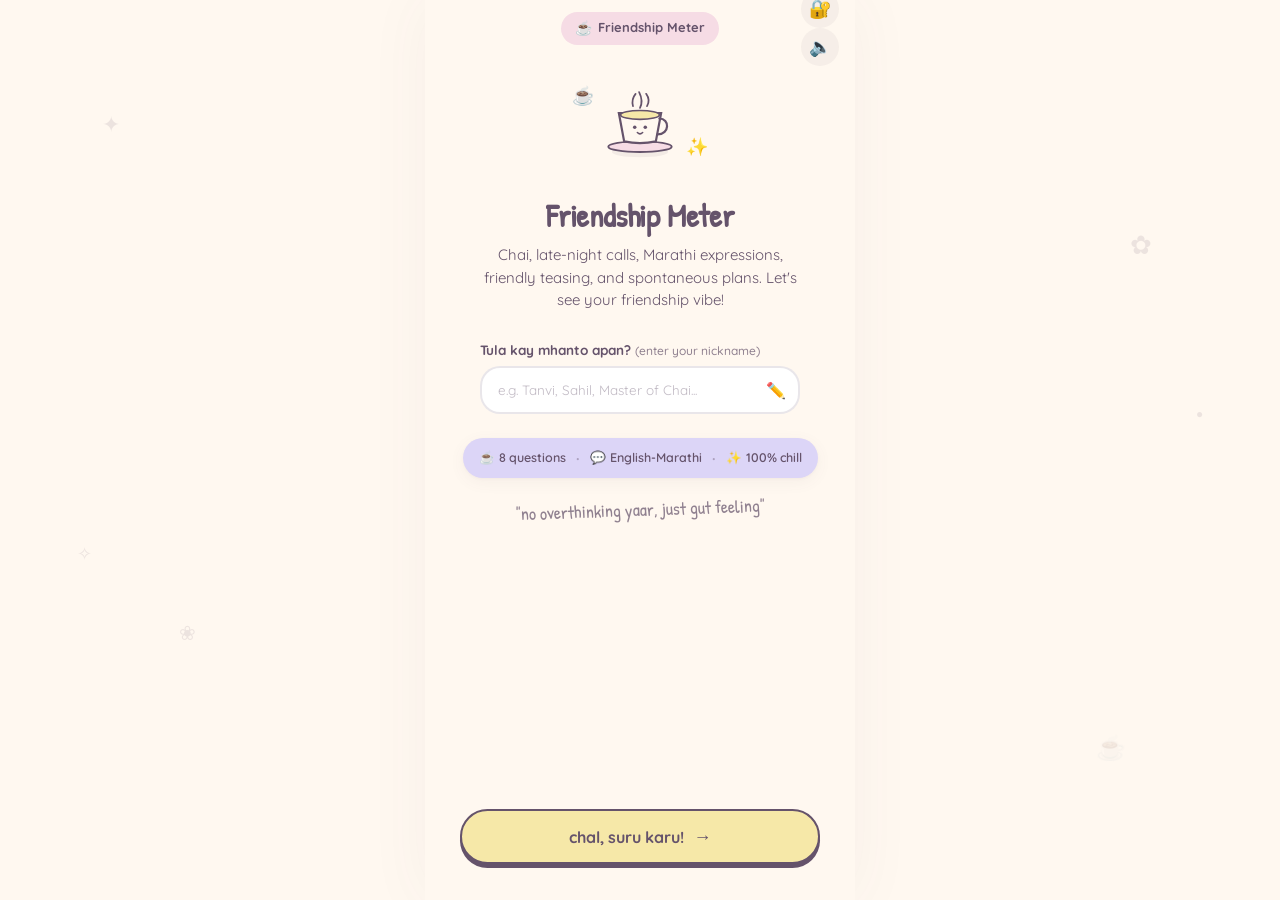
<file: index.html>
<!DOCTYPE html>
<html lang="en">
<head>
  <meta charset="UTF-8">
  <meta name="viewport" content="width=device-width, initial-scale=1.0, maximum-scale=1.0, user-scalable=no, viewport-fit=cover">
  <title>Friendship Meter ☕✨</title>
  <meta name="theme-color" content="#FFF8F0">
  <meta name="apple-mobile-web-app-capable" content="yes">
  <meta name="apple-mobile-web-app-status-bar-style" content="default">
  
  <!-- Google Fonts: Quicksand (friendly rounded sans-serif) & Patrick Hand (restrained handwritten note) -->
  <link rel="preconnect" href="https://fonts.googleapis.com">
  <link rel="preconnect" href="https://fonts.gstatic.com" crossorigin>
  <link href="https://fonts.googleapis.com/css2?family=Patrick+Hand&family=Quicksand:wght@500;600;700&display=swap" rel="stylesheet">
  
  <style>
/* ========================================================
   FRIENDSHIP METER - VISUAL IDENTITY & THEME
   Soft, sweet, playful mobile-first English-Marathi quiz
   Palette:
   - Cream: #FFF8F0
   - Blush pink: #F6DCE5
   - Muted lavender: #DCD5F7
   - Butter yellow: #F6E8A8
   - Deep plum: #65536B
   ======================================================== */

:root {
  --bg-cream: #FFF8F0;
  --blush-pink: #F6DCE5;
  --blush-pink-hover: #edd1dc;
  --lavender: #DCD5F7;
  --lavender-hover: #cfc7f0;
  --butter-yellow: #F6E8A8;
  --butter-yellow-hover: #f1df8f;
  --deep-plum: #65536B;
  --plum-muted: rgba(101, 83, 107, 0.72);
  --plum-light: rgba(101, 83, 107, 0.14);
  --plum-subtle: rgba(101, 83, 107, 0.06);

  --font-main: 'Quicksand', -apple-system, BlinkMacSystemFont, 'Segoe UI', Roboto, sans-serif;
  --font-hand: 'Patrick Hand', cursive, sans-serif;

  --radius-sm: 12px;
  --radius-md: 20px;
  --radius-lg: 28px;
  --radius-full: 9999px;

  --shadow-soft: 0 8px 24px rgba(101, 83, 107, 0.08);
  --shadow-card: 0 4px 16px rgba(101, 83, 107, 0.06), 0 1px 3px rgba(101, 83, 107, 0.04);
  --shadow-press: 0 2px 6px rgba(101, 83, 107, 0.08);

  --transition-smooth: all 0.28s cubic-bezier(0.34, 1.3, 0.64, 1);
  --transition-quick: all 0.18s ease;
}

/* Base Reset & Mobile defaults */
* {
  box-sizing: border-box;
  margin: 0;
  padding: 0;
  -webkit-tap-highlight-color: transparent;
}

html, body {
  width: 100%;
  height: 100%;
  background-color: var(--bg-cream);
  color: var(--deep-plum);
  font-family: var(--font-main);
  font-size: 16px;
  line-height: 1.5;
  overflow-x: hidden;
  user-select: none;
  -webkit-font-smoothing: antialiased;
}

/* Background floating ambient doodles */
.ambient-doodles {
  position: fixed;
  inset: 0;
  pointer-events: none;
  z-index: 0;
  overflow: hidden;
}

.doodle {
  position: absolute;
  color: var(--plum-muted);
  opacity: 0.16;
  font-size: 20px;
  animation: floatAmbient 12s ease-in-out infinite alternate;
}

.doodle-star-1 { top: 12%; left: 8%; animation-delay: 0s; font-size: 22px; }
.doodle-flower-1 { top: 25%; right: 10%; animation-delay: 2s; font-size: 26px; }
.doodle-sparkle-1 { top: 60%; left: 6%; animation-delay: 4s; font-size: 18px; }
.doodle-star-2 { bottom: 15%; right: 12%; animation-delay: 1.5s; font-size: 24px; }
.doodle-flower-2 { bottom: 28%; left: 14%; animation-delay: 3s; font-size: 20px; }
.doodle-dot-1 { top: 45%; right: 6%; animation-delay: 5s; font-size: 12px; }

@keyframes floatAmbient {
  0% { transform: translateY(0) rotate(0deg); }
  50% { transform: translateY(-12px) rotate(8deg); }
  100% { transform: translateY(6px) rotate(-6deg); }
}

/* App Viewport Container */
.app-viewport {
  width: 100%;
  max-width: 430px;
  min-height: 100vh;
  min-height: 100dvh;
  margin: 0 auto;
  position: relative;
  z-index: 1;
  display: flex;
  flex-direction: column;
  background-color: var(--bg-cream);
  box-shadow: 0 0 60px rgba(101, 83, 107, 0.05);
}

/* App Header */
.app-header {
  height: 56px;
  padding: 0 16px;
  display: flex;
  align-items: center;
  justify-content: space-between;
  flex-shrink: 0;
  margin-top: env(safe-area-inset-top, 0px);
}

.header-badge {
  display: inline-flex;
  align-items: center;
  gap: 6px;
  padding: 6px 14px;
  background-color: var(--blush-pink);
  border-radius: var(--radius-full);
  font-size: 13px;
  font-weight: 700;
  color: var(--deep-plum);
}

.sparkle-icon {
  font-size: 14px;
}

.icon-btn {
  background: transparent;
  border: none;
  font-size: 18px;
  cursor: pointer;
  width: 38px;
  height: 38px;
  border-radius: 50%;
  display: flex;
  align-items: center;
  justify-content: center;
  transition: var(--transition-quick);
  background-color: var(--plum-subtle);
  color: var(--deep-plum);
}

.icon-btn:hover {
  background-color: var(--plum-light);
}

.back-btn {
  font-size: 20px;
  font-weight: bold;
}

/* Quiz Progress Bar Wrap */
.progress-bar-wrap {
  padding: 4px 20px 8px;
}

.progress-meta {
  display: flex;
  justify-content: space-between;
  font-size: 12px;
  font-weight: 700;
  color: var(--plum-muted);
  margin-bottom: 5px;
}

.progress-track {
  width: 100%;
  height: 8px;
  background-color: var(--plum-light);
  border-radius: var(--radius-full);
  overflow: hidden;
}

.progress-fill {
  height: 100%;
  background-color: var(--butter-yellow);
  border-radius: var(--radius-full);
  transition: width 0.35s ease;
}

/* Screens Layout */
.screens-container {
  flex: 1;
  position: relative;
  overflow: hidden;
  display: flex;
}

.screen {
  position: absolute;
  inset: 0;
  display: flex;
  flex-direction: column;
  justify-content: space-between;
  padding: 10px 20px 24px;
  opacity: 0;
  visibility: hidden;
  transform: translateY(16px) scale(0.98);
  transition: opacity 0.3s ease, transform 0.3s cubic-bezier(0.16, 1, 0.3, 1), visibility 0.3s;
  overflow-y: auto;
  overflow-x: hidden;
  -webkit-overflow-scrolling: touch;
}

.screen.active {
  opacity: 1;
  visibility: visible;
  transform: translateY(0) scale(1);
}

.screen-content {
  flex: 1;
  display: flex;
  flex-direction: column;
  align-items: center;
  text-align: center;
  padding-bottom: 24px;
}

/* Typography */
.handwritten-title {
  font-family: var(--font-hand);
  font-size: 32px;
  line-height: 1.25;
  color: var(--deep-plum);
  margin: 14px 0 8px;
  letter-spacing: -0.2px;
}

.section-title {
  font-family: var(--font-hand);
  font-size: 26px;
  color: var(--deep-plum);
  margin-bottom: 6px;
  line-height: 1.25;
}

.section-subtitle {
  font-size: 14px;
  color: var(--plum-muted);
  margin-bottom: 18px;
  line-height: 1.45;
  font-weight: 500;
}

.body-text {
  font-size: 15px;
  color: var(--deep-plum);
  line-height: 1.5;
  margin-bottom: 18px;
  max-width: 330px;
}

.handwritten-note {
  font-family: var(--font-hand);
  font-size: 18px;
  color: var(--plum-muted);
  margin-top: 14px;
  transform: rotate(-2deg);
}

/* Hero Illustrations */
.hero-illustration {
  position: relative;
  margin: 12px 0 10px;
  display: flex;
  align-items: center;
  justify-content: center;
}

.doodle-chai-cup {
  animation: gentleBob 3.6s ease-in-out infinite;
}

.floating-mini-star {
  position: absolute;
  font-size: 18px;
  color: var(--deep-plum);
}

.star-left {
  top: 4px;
  left: -24px;
  animation: bounceMini 2.4s ease-in-out infinite;
}

.star-right {
  bottom: 12px;
  right: -24px;
  animation: bounceMini 2.4s ease-in-out infinite 0.7s;
}

@keyframes gentleBob {
  0%, 100% { transform: translateY(0); }
  50% { transform: translateY(-7px); }
}

@keyframes bounceMini {
  0%, 100% { transform: translateY(0) scale(1); }
  50% { transform: translateY(-5px) scale(1.15); }
}

/* Alias Input Box */
.alias-box {
  width: 100%;
  max-width: 320px;
  margin: 10px 0 16px;
  text-align: left;
}

.form-group {
  width: 100%;
}

.input-label {
  display: block;
  font-size: 13.5px;
  font-weight: 700;
  color: var(--deep-plum);
  margin-bottom: 6px;
}

.label-hint {
  font-weight: 500;
  color: var(--plum-muted);
  font-size: 12px;
}

.input-wrapper {
  position: relative;
  display: flex;
  align-items: center;
}

.input-wrapper input {
  width: 100%;
  height: 48px;
  padding: 10px 40px 10px 16px;
  background-color: #FFFFFF;
  border: 2px solid var(--plum-light);
  border-radius: var(--radius-md);
  font-family: var(--font-main);
  font-size: 15px;
  color: var(--deep-plum);
  outline: none;
  transition: var(--transition-quick);
}

.input-wrapper input:focus {
  border-color: var(--deep-plum);
  box-shadow: 0 0 0 3px var(--blush-pink);
}

.input-wrapper input::placeholder {
  color: rgba(101, 83, 107, 0.4);
  font-size: 13.5px;
}

.input-icon {
  position: absolute;
  right: 14px;
  font-size: 16px;
  pointer-events: none;
}

/* Pill Stats Card */
.pill-stats-card {
  display: flex;
  align-items: center;
  justify-content: center;
  gap: 10px;
  padding: 8px 16px;
  background-color: var(--lavender);
  border-radius: var(--radius-full);
  margin: 8px 0 4px;
  box-shadow: var(--shadow-card);
}

.pill-stat {
  display: flex;
  align-items: center;
  gap: 4px;
  font-size: 12.5px;
  font-weight: 600;
  color: var(--deep-plum);
}

.pill-divider {
  color: var(--deep-plum);
  opacity: 0.4;
  font-weight: bold;
}

/* Buttons & Action Bars */
.bottom-action-bar {
  width: 100%;
  display: flex;
  flex-direction: column;
  align-items: center;
  padding-top: 8px;
  padding-bottom: calc(12px + env(safe-area-inset-bottom, 0px));
}

.primary-btn {
  width: 100%;
  max-width: 360px;
  min-height: 52px;
  padding: 14px 22px;
  background-color: var(--butter-yellow);
  color: var(--deep-plum);
  border: 2px solid var(--deep-plum);
  border-radius: var(--radius-full);
  font-family: var(--font-main);
  font-size: 16px;
  font-weight: 700;
  display: flex;
  align-items: center;
  justify-content: center;
  gap: 10px;
  cursor: pointer;
  box-shadow: 0 4px 0 var(--deep-plum);
  transition: transform 0.12s ease, box-shadow 0.12s ease;
  outline: none;
}

.primary-btn:active {
  transform: translateY(3px);
  box-shadow: 0 1px 0 var(--deep-plum);
}

.btn-arrow {
  font-size: 18px;
  transition: transform 0.2s ease;
}

.primary-btn:hover .btn-arrow {
  transform: translateX(3px);
}

.secondary-btn {
  width: 100%;
  max-width: 360px;
  min-height: 48px;
  padding: 12px 18px;
  background-color: var(--blush-pink);
  color: var(--deep-plum);
  border: 2px solid var(--deep-plum);
  border-radius: var(--radius-full);
  font-family: var(--font-main);
  font-size: 14.5px;
  font-weight: 700;
  display: flex;
  align-items: center;
  justify-content: center;
  gap: 8px;
  cursor: pointer;
  box-shadow: 0 3px 0 var(--deep-plum);
  transition: transform 0.12s ease, box-shadow 0.12s ease;
}

.secondary-btn:active {
  transform: translateY(2px);
  box-shadow: 0 1px 0 var(--deep-plum);
}

.text-link-btn {
  background: transparent;
  border: none;
  color: var(--plum-muted);
  font-family: var(--font-main);
  font-size: 14px;
  font-weight: 600;
  margin-top: 12px;
  cursor: pointer;
  text-decoration: underline;
  text-underline-offset: 4px;
  padding: 6px 12px;
}

/* QUIZ OPTIONS */
.quiz-header-tag {
  display: inline-block;
  padding: 4px 12px;
  background-color: var(--butter-yellow);
  border-radius: var(--radius-full);
  font-size: 12px;
  font-weight: 700;
  color: var(--deep-plum);
  margin-bottom: 10px;
}

.quiz-question-title {
  min-height: 52px;
  display: flex;
  align-items: center;
  justify-content: center;
}

.quiz-options-list {
  width: 100%;
  display: flex;
  flex-direction: column;
  gap: 10px;
  margin-top: 6px;
}

.quiz-option-card {
  width: 100%;
  min-height: 56px;
  padding: 14px 16px;
  background-color: #FFFFFF;
  border: 1.5px solid var(--plum-light);
  border-radius: var(--radius-md);
  font-family: var(--font-main);
  font-size: 14.5px;
  font-weight: 600;
  color: var(--deep-plum);
  text-align: left;
  display: flex;
  align-items: center;
  gap: 12px;
  cursor: pointer;
  box-shadow: var(--shadow-card);
  transition: var(--transition-smooth);
}

.quiz-option-card:hover {
  border-color: var(--deep-plum);
  transform: translateY(-1px);
}

.quiz-option-card.selected {
  background-color: var(--blush-pink);
  border-color: var(--deep-plum);
  box-shadow: 0 3px 0 var(--deep-plum);
  transform: translateY(1px);
}

.opt-bullet {
  width: 28px;
  height: 28px;
  border-radius: 50%;
  background-color: var(--plum-subtle);
  border: 1px solid var(--plum-light);
  display: flex;
  align-items: center;
  justify-content: center;
  font-size: 12.5px;
  font-weight: 700;
  color: var(--deep-plum);
  flex-shrink: 0;
}

.quiz-option-card.selected .opt-bullet {
  background-color: var(--butter-yellow);
  border-color: var(--deep-plum);
}

.opt-text {
  flex: 1;
  line-height: 1.35;
}

.quiz-nav-row {
  width: 100%;
  display: flex;
  align-items: center;
  justify-content: space-between;
  padding: 0 8px;
}

.nav-prev-btn {
  background: transparent;
  border: 1.5px solid var(--plum-light);
  padding: 8px 14px;
  border-radius: var(--radius-full);
  font-family: var(--font-main);
  font-size: 13px;
  font-weight: 700;
  color: var(--deep-plum);
  cursor: pointer;
  background-color: #FFFFFF;
}

.reaction-bubble {
  margin-top: 14px;
  padding: 6px 14px;
  background-color: var(--lavender);
  border-radius: var(--radius-full);
  display: inline-flex;
  align-items: center;
  gap: 6px;
  font-size: 13px;
  font-weight: 600;
  color: var(--deep-plum);
  transition: opacity 0.25s ease, transform 0.25s ease;
  transform: translateY(4px);
}

.reaction-bubble.visible {
  opacity: 1 !important;
  transform: translateY(0);
}

/* INITIAL SCORE SCREEN & DOSSIER CARDS */
.dossier-card {
  width: 100%;
  background-color: #FFFFFF;
  border: 2px solid var(--deep-plum);
  border-radius: var(--radius-lg);
  padding: 22px 18px;
  position: relative;
  box-shadow: 0 6px 0 var(--deep-plum);
  text-align: center;
  margin-bottom: 16px;
}

.diploma-stamp {
  font-size: 11px;
  font-weight: 800;
  letter-spacing: 1.2px;
  color: var(--plum-muted);
  text-transform: uppercase;
  margin-bottom: 6px;
}

.score-display-wrap {
  display: flex;
  align-items: baseline;
  justify-content: center;
  gap: 4px;
  margin: 10px 0 12px;
}

.score-number {
  font-family: var(--font-hand);
  font-size: 56px;
  font-weight: bold;
  line-height: 1;
  color: var(--deep-plum);
}

.score-number.highlight {
  color: #55335e;
}

.score-total {
  font-size: 18px;
  font-weight: 700;
  color: var(--plum-muted);
}

.score-bar-track {
  width: 100%;
  height: 12px;
  background-color: var(--plum-subtle);
  border-radius: var(--radius-full);
  border: 1px solid var(--plum-light);
  overflow: hidden;
  margin-bottom: 14px;
}

.score-bar-fill {
  height: 100%;
  background-color: var(--butter-yellow);
  border-radius: var(--radius-full);
  transition: width 0.6s cubic-bezier(0.16, 1, 0.3, 1);
}

.score-bar-fill.final-fill {
  background-color: var(--blush-pink);
}

.score-band-badge {
  display: inline-block;
  padding: 6px 16px;
  background-color: var(--butter-yellow);
  border: 1.5px solid var(--deep-plum);
  border-radius: var(--radius-full);
  font-size: 15px;
  font-weight: 800;
  color: var(--deep-plum);
  margin-bottom: 12px;
}

.score-band-badge.final-badge {
  background-color: var(--lavender);
}

.score-description {
  font-size: 13.5px;
  color: var(--deep-plum);
  line-height: 1.45;
  margin-bottom: 14px;
}

.transparency-note {
  background-color: var(--bg-cream);
  border: 1px dashed var(--deep-plum);
  border-radius: var(--radius-sm);
  padding: 10px 12px;
  font-size: 12px;
  color: var(--plum-muted);
  line-height: 1.4;
  text-align: left;
}

/* DISTANCE CHALLENGE SCREEN */
.distance-pins-graphic {
  display: flex;
  align-items: center;
  justify-content: center;
  gap: 16px;
  width: 260px;
  margin: 10px auto;
}

.pin {
  display: flex;
  flex-direction: column;
  align-items: center;
  font-size: 26px;
}

.pin-label {
  font-size: 12px;
  font-weight: 800;
  color: var(--deep-plum);
  margin-top: 2px;
}

.pin-dotted-track {
  flex: 1;
  height: 4px;
  border-top: 3px dashed var(--deep-plum);
  position: relative;
  display: flex;
  align-items: center;
}

.pin-pulse-dot {
  width: 10px;
  height: 10px;
  border-radius: 50%;
  background-color: var(--butter-yellow);
  border: 1.5px solid var(--deep-plum);
  position: absolute;
  left: 0;
  animation: moveDot 2.8s ease-in-out infinite;
}

@keyframes moveDot {
  0% { left: 0%; }
  50% { left: 88%; }
  100% { left: 0%; }
}

.transparency-card {
  width: 100%;
  background-color: #FFFFFF;
  border: 1.5px solid var(--plum-light);
  border-radius: var(--radius-lg);
  padding: 14px 16px;
  text-align: left;
  margin-bottom: 16px;
  box-shadow: var(--shadow-card);
}

.transparency-header {
  display: flex;
  align-items: center;
  gap: 6px;
  font-size: 13.5px;
  font-weight: 700;
  color: var(--deep-plum);
  margin-bottom: 6px;
}

.transparency-body {
  font-size: 13px;
  color: var(--plum-muted);
  line-height: 1.4;
  margin-bottom: 10px;
}

.transparency-guarantee {
  padding: 6px 10px;
  background-color: var(--bg-cream);
  border-radius: var(--radius-sm);
  font-size: 11.5px;
  font-weight: 600;
  color: var(--deep-plum);
}

.distance-action-group {
  width: 100%;
  display: flex;
  flex-direction: column;
  align-items: center;
}

.status-box {
  width: 100%;
  padding: 12px 16px;
  border-radius: var(--radius-md);
  background-color: var(--lavender);
  font-size: 13px;
  font-weight: 600;
  color: var(--deep-plum);
  display: flex;
  align-items: center;
  justify-content: center;
  gap: 10px;
  margin: 12px 0;
}

.status-spinner {
  width: 16px;
  height: 16px;
  border: 2px solid var(--deep-plum);
  border-top-color: transparent;
  border-radius: 50%;
  animation: spin 0.8s linear infinite;
}

.btn-retry {
  background: var(--butter-yellow);
  border: 1.5px solid var(--deep-plum);
  border-radius: var(--radius-full);
  padding: 4px 10px;
  font-weight: 700;
  font-size: 12px;
  cursor: pointer;
  color: var(--deep-plum);
}

.distance-result-card {
  width: 100%;
  background-color: #FFFFFF;
  border: 2px solid var(--deep-plum);
  border-radius: var(--radius-md);
  padding: 18px 16px;
  margin-top: 14px;
  box-shadow: 0 4px 0 var(--deep-plum);
  text-align: center;
}

.distance-number-highlight {
  font-family: var(--font-hand);
  font-size: 34px;
  font-weight: bold;
  color: var(--deep-plum);
  margin: 8px 0;
}

.distance-caption-badge {
  display: inline-block;
  padding: 5px 12px;
  background-color: var(--blush-pink);
  border-radius: var(--radius-full);
  font-size: 13px;
  font-weight: 700;
  color: var(--deep-plum);
  margin-bottom: 10px;
}

.distance-disclaimer {
  font-size: 11.5px;
  color: var(--plum-muted);
  line-height: 1.35;
}

/* FINAL SCORE BREAKDOWN GRID */
.score-breakdown-grid {
  display: grid;
  grid-template-columns: 1fr 1fr;
  gap: 10px;
  margin: 14px 0;
}

.breakdown-item {
  background-color: var(--bg-cream);
  border: 1px solid var(--plum-light);
  border-radius: var(--radius-sm);
  padding: 10px 8px;
  display: flex;
  flex-direction: column;
  gap: 2px;
}

.breakdown-label {
  font-size: 11px;
  font-weight: 700;
  color: var(--plum-muted);
}

.breakdown-val {
  font-size: 14px;
  font-weight: 800;
  color: var(--deep-plum);
}

.breakdown-contrib {
  font-size: 11.5px;
  font-weight: 600;
  color: var(--plum-muted);
}

.game-mechanic-disclaimer {
  background-color: var(--lavender);
  border-radius: var(--radius-sm);
  padding: 8px 10px;
  font-size: 11.5px;
  font-weight: 600;
  color: var(--deep-plum);
  line-height: 1.35;
  text-align: left;
}

/* COMBINED SCREEN: POSTCARD + LOCATION CHALLENGE */
.postcard-card {
  width: 100%;
  background-color: #FFFFFF;
  border: 2px solid var(--deep-plum);
  border-radius: var(--radius-lg);
  padding: 20px 18px;
  position: relative;
  box-shadow: 0 6px 0 var(--deep-plum);
  text-align: center;
  margin-bottom: 18px;
}

.postcard-stamp {
  font-size: 10px;
  font-weight: 800;
  letter-spacing: 1.2px;
  color: var(--plum-muted);
  margin-bottom: 8px;
}

.postcard-dest-icon {
  font-size: 42px;
  margin-bottom: 4px;
}

.postcard-title {
  font-family: var(--font-hand);
  font-size: 28px;
  color: var(--deep-plum);
  line-height: 1.2;
}

.postcard-tagline {
  display: inline-block;
  margin: 4px 0 10px;
  padding: 3px 10px;
  background-color: var(--butter-yellow);
  border-radius: var(--radius-full);
  font-size: 12px;
  font-weight: 700;
  color: var(--deep-plum);
}

.postcard-description {
  font-size: 13.5px;
  color: var(--deep-plum);
  line-height: 1.45;
  margin-bottom: 12px;
}

.postcard-why-matched {
  background-color: var(--bg-cream);
  border: 1px dashed var(--deep-plum);
  border-radius: var(--radius-sm);
  padding: 10px 12px;
  font-size: 12.5px;
  text-align: left;
  line-height: 1.4;
  color: var(--deep-plum);
}

.postcard-why-matched strong {
  display: block;
  font-size: 11.5px;
  color: var(--plum-muted);
  margin-bottom: 2px;
}

/* INTEGRATED LOCATION CHALLENGE CARD */
.location-challenge-card {
  width: 100%;
  background-color: #FFFFFF;
  border: 2px solid var(--deep-plum);
  border-radius: var(--radius-lg);
  padding: 20px 16px;
  box-shadow: 0 5px 0 var(--deep-plum);
  text-align: left;
  margin-bottom: 16px;
}

.challenge-header {
  display: flex;
  align-items: center;
  gap: 8px;
  font-size: 14.5px;
  color: var(--deep-plum);
  margin-bottom: 6px;
}

.challenge-body {
  font-size: 13px;
  color: var(--plum-muted);
  line-height: 1.4;
  margin-bottom: 14px;
}

.consent-agreement-box {
  background-color: var(--bg-cream);
  border: 1px solid var(--plum-light);
  border-radius: var(--radius-sm);
  padding: 10px 12px;
  margin-bottom: 14px;
}

.consent-checkbox-label {
  display: flex;
  align-items: flex-start;
  gap: 10px;
  font-size: 12.5px;
  font-weight: 600;
  color: var(--deep-plum);
  cursor: pointer;
  line-height: 1.35;
}

.consent-checkbox-label input[type="checkbox"] {
  width: 18px;
  height: 18px;
  accent-color: var(--deep-plum);
  margin-top: 1px;
}

.pulse-glow {
  box-shadow: 0 4px 0 var(--deep-plum), 0 0 16px rgba(246, 232, 168, 0.6);
}

/* SUCCESS REVEAL BOX */
.reveal-success-box {
  margin-top: 16px;
  padding: 16px;
  background-color: var(--blush-pink);
  border: 2px solid var(--deep-plum);
  border-radius: var(--radius-md);
  text-align: center;
}

.reveal-trophy {
  font-size: 36px;
  margin-bottom: 4px;
}

.reveal-heading {
  font-family: var(--font-hand);
  font-size: 26px;
  color: var(--deep-plum);
  margin-bottom: 4px;
}

.reveal-sub {
  font-size: 13.5px;
  color: var(--deep-plum);
  margin-bottom: 14px;
}

.coords-result-badge {
  background-color: #FFFFFF;
  border: 1.5px solid var(--deep-plum);
  border-radius: var(--radius-sm);
  padding: 12px 10px;
  margin-bottom: 14px;
  text-align: center;
}

.coords-row {
  display: flex;
  align-items: center;
  justify-content: center;
  gap: 6px;
  font-size: 13px;
  font-weight: 700;
  color: var(--deep-plum);
}

.coords-accuracy {
  font-size: 11.5px;
  color: var(--plum-muted);
  margin: 4px 0 8px;
}

.map-link-btn {
  display: inline-block;
  padding: 4px 12px;
  background-color: var(--butter-yellow);
  border: 1px solid var(--deep-plum);
  border-radius: var(--radius-full);
  font-size: 12px;
  font-weight: 700;
  color: var(--deep-plum);
  text-decoration: none;
}

.summary-share-box {
  display: flex;
  flex-direction: column;
  align-items: center;
  gap: 8px;
}

/* Confetti Canvas */
.confetti-canvas {
  position: absolute;
  top: 0;
  left: 0;
  width: 100%;
  height: 100%;
  pointer-events: none;
  z-index: 10;
}

/* Toast */
.toast-msg {
  position: fixed;
  bottom: 24px;
  left: 50%;
  transform: translateX(-50%) translateY(40px);
  background-color: var(--deep-plum);
  color: #FFFFFF;
  padding: 10px 20px;
  border-radius: var(--radius-full);
  font-size: 13.5px;
  font-weight: 600;
  box-shadow: 0 4px 16px rgba(0,0,0,0.15);
  opacity: 0;
  transition: all 0.25s ease;
  z-index: 100;
  pointer-events: none;
}

.toast-msg.show {
  opacity: 1;
  transform: translateX(-50%) translateY(0);
}

@keyframes spin {
  to { transform: rotate(360deg); }
}

</style>
</head>
<body>
  <!-- Ambient floating doodles in background -->
  <div class="ambient-doodles" aria-hidden="true">
    <span class="doodle doodle-star-1">✦</span>
    <span class="doodle doodle-flower-1">✿</span>
    <span class="doodle doodle-sparkle-1">✧</span>
    <span class="doodle doodle-star-2">☕</span>
    <span class="doodle doodle-flower-2">❀</span>
    <span class="doodle doodle-dot-1">●</span>
  </div>

  <!-- Mobile phone viewport container -->
  <div class="app-viewport">
    
    <!-- Top header with back button, step badge, and sound toggle -->
    <header class="app-header">
      <button id="header-back-btn" class="icon-btn back-btn" aria-label="Go back" style="visibility: hidden;">
        <span>←</span>
      </button>
      <div class="header-badge" id="step-badge">
        <span class="sparkle-icon">☕</span>
        <span id="step-badge-text">Friendship Meter</span>
      </div>
      <div class="header-actions">
        <button id="admin-shortcut-btn" class="icon-btn" aria-label="Admin Dashboard" title="Admin Dashboard">
          <span>🔐</span>
        </button>
        <button id="sound-toggle" class="icon-btn" aria-label="Toggle cute sounds" title="Toggle sound effects">
          <span id="sound-icon">🔈</span>
        </button>
      </div>
    </header>

    <!-- Quiz Progress Indicator (Visible during 8 quiz questions) -->
    <div class="progress-bar-wrap" id="quiz-progress-wrap" style="display: none;">
      <div class="progress-meta">
        <span id="quiz-step-label">Question 1 of 8</span>
        <span id="quiz-percent-label">12%</span>
      </div>
      <div class="progress-track">
        <div class="progress-fill" id="quiz-progress-fill" style="width: 12.5%;"></div>
      </div>
    </div>

    <!-- Main Screens Container -->
    <main class="screens-container">
      
      <!-- SCREEN 1: WELCOME -->
      <section class="screen active" id="screen-welcome">
        <div class="screen-content">
          <div class="hero-illustration">
            <div class="doodle-chai-cup">
              <svg width="88" height="88" viewBox="0 0 100 100" fill="none" xmlns="http://www.w3.org/2000/svg">
                <!-- Cup base shadow -->
                <ellipse cx="50" cy="84" rx="32" ry="6" fill="rgba(101, 83, 107, 0.08)" />
                <!-- Saucer -->
                <ellipse cx="50" cy="78" rx="36" ry="6" fill="#F6DCE5" stroke="#65536B" stroke-width="2.2" />
                <!-- Cup body -->
                <path d="M26 40 L32 72 Q50 76 68 72 L74 40 Z" fill="#FFF8F0" stroke="#65536B" stroke-width="2.5" />
                <!-- Cup handle -->
                <path d="M72 46 C84 46 84 64 70 64" stroke="#65536B" stroke-width="2.5" fill="none" stroke-linecap="round" />
                <!-- Chai liquid -->
                <ellipse cx="50" cy="42" rx="22" ry="5" fill="#F6E8A8" stroke="#65536B" stroke-width="1.8" />
                <!-- Steaming aroma waves -->
                <path d="M42 32 Q40 24 45 18" stroke="#65536B" stroke-width="2" stroke-linecap="round" fill="none" />
                <path d="M50 34 Q54 26 49 16" stroke="#65536B" stroke-width="2" stroke-linecap="round" fill="none" />
                <path d="M58 32 Q62 25 57 18" stroke="#65536B" stroke-width="2" stroke-linecap="round" fill="none" />
                <!-- Cute smiling face on cup -->
                <circle cx="44" cy="56" r="2" fill="#65536B" />
                <circle cx="56" cy="56" r="2" fill="#65536B" />
                <path d="M47 62 Q50 65 53 62" stroke="#65536B" stroke-width="1.8" stroke-linecap="round" fill="none" />
              </svg>
            </div>
            <div class="floating-mini-star star-left">☕</div>
            <div class="floating-mini-star star-right">✨</div>
          </div>

          <h1 class="handwritten-title">Friendship Meter</h1>
          <p class="body-text">
            Chai, late-night calls, Marathi expressions, friendly teasing, and spontaneous plans. Let's see your friendship vibe!
          </p>

          <div class="form-group alias-box">
            <label class="input-label" for="player-alias-input">
              Tula kay mhanto apan?
              <span class="label-hint">(enter your nickname)</span>
            </label>
            <div class="input-wrapper">
              <input type="text" id="player-alias-input" maxlength="24" placeholder="e.g. Tanvi, Sahil, Master of Chai..." autocomplete="off">
              <span class="input-icon">✏️</span>
            </div>
          </div>

          <div class="pill-stats-card">
            <div class="pill-stat">
              <span class="pill-stat-icon">☕</span>
              <span class="pill-stat-text">8 questions</span>
            </div>
            <div class="pill-divider">·</div>
            <div class="pill-stat">
              <span class="pill-stat-icon">💬</span>
              <span class="pill-stat-text">English-Marathi</span>
            </div>
            <div class="pill-divider">·</div>
            <div class="pill-stat">
              <span class="pill-stat-icon">✨</span>
              <span class="pill-stat-text">100% chill</span>
            </div>
          </div>

          <div class="handwritten-note">
            "no overthinking yaar, just gut feeling"
          </div>
        </div>

        <div class="bottom-action-bar">
          <button class="primary-btn" id="btn-start-quiz">
            <span>chal, suru karu!</span>
            <span class="btn-arrow">→</span>
          </button>
        </div>
      </section>

      <!-- SCREEN 2: 8-QUESTION QUIZ (Single question per screen with back nav & persistence) -->
      <section class="screen" id="screen-quiz">
        <div class="screen-content">
          <div class="quiz-header-tag">
            <span id="quiz-question-tag">question 1 of 8</span>
          </div>

          <h2 class="section-title quiz-question-title" id="quiz-question-title">
            What's your ideal plan?
          </h2>
          <p class="section-subtitle" id="quiz-question-sub">
            choose whatever feels most like you.
          </p>

          <!-- Answer options cards -->
          <div class="quiz-options-list" id="quiz-options-container">
            <!-- Populated dynamically via JS -->
          </div>

          <!-- Subtle inline reaction bubble -->
          <div class="reaction-bubble" id="quiz-reaction" style="opacity: 0;">
            <span class="reaction-doodle">✦</span>
            <span class="reaction-text" id="quiz-reaction-text">ekdum relatable!</span>
          </div>
        </div>

        <div class="bottom-action-bar">
          <div class="quiz-nav-row">
            <button class="nav-prev-btn" id="btn-prev-question" style="display: none;">
              <span>← maage</span>
            </button>
            <div class="quiz-footer-hint" id="quiz-hint-text">
              <span>tap any option to proceed</span>
            </div>
          </div>
        </div>
      </section>

      <!-- SCREEN 3: INITIAL FRIENDSHIP SCORE -->
      <section class="screen" id="screen-initial-score">
        <div class="screen-content">
          <div class="reveal-badge-wrap">
            <span class="reveal-badge">quiz complete! ☕</span>
          </div>

          <h1 class="handwritten-title">Vibe Check: Initial Score</h1>
          <p class="body-text">
            Here's what your answers say so far! Note: this is a playful game score, not a scientific measurement.
          </p>

          <!-- Initial Score Card -->
          <div class="dossier-card score-card">
            <div class="diploma-stamp">INITIAL QUIZ SCORE (OUT OF 100)</div>
            
            <div class="score-display-wrap">
              <span class="score-number" id="initial-score-num">82</span>
              <span class="score-total">/100</span>
            </div>

            <!-- Score Progress Bar -->
            <div class="score-bar-track">
              <div class="score-bar-fill" id="initial-score-bar" style="width: 82%;"></div>
            </div>

            <div class="score-band-badge" id="initial-score-band">
              Gappa Champion
            </div>

            <p class="score-description" id="initial-score-desc">
              Mast frequency match aahe! Chai banti hai and unlimited topics to discuss.
            </p>

            <div class="transparency-note">
              <span>⚠️ Important: This is an initial score only. The final score will be recalculated after the distance challenge!</span>
            </div>
          </div>
        </div>

        <div class="bottom-action-bar">
          <button class="primary-btn" id="btn-to-distance-challenge">
            <span>Next: Distance Challenge 📍</span>
            <span class="btn-arrow">→</span>
          </button>
        </div>
      </section>

      <!-- SCREEN 4: DISTANCE CHALLENGE -->
      <section class="screen" id="screen-distance-challenge">
        <div class="screen-content">
          <div class="hero-illustration">
            <div class="distance-pins-graphic">
              <div class="pin pin-you">
                <span class="pin-icon">📍</span>
                <span class="pin-label">You</span>
              </div>
              <div class="pin-dotted-track">
                <div class="pin-pulse-dot" id="pin-pulse-dot"></div>
              </div>
              <div class="pin pin-prajwal">
                <span class="pin-icon">📍</span>
                <span class="pin-label">Prajwal</span>
              </div>
            </div>
          </div>

          <h2 class="handwritten-title">Okay waittt… ek important question aahe! 📍</h2>
          <p class="body-text">
            Apan quiz tar complete kela… but actually tu Prajwal pasun kiti lamb aahe?
          </p>

          <!-- Plain & simple consent note -->
          <div class="transparency-card">
            <div class="transparency-header">
              <span class="info-icon">📍</span>
              <strong>Location Access for Distance</strong>
            </div>
            <p class="transparency-body">
              Your device location will be used strictly to calculate the straight-line distance to Prajwal for your friendship score.
            </p>
            <div class="transparency-guarantee">
              <span>🌿 High accuracy GPS • Evaluated securely • No background tracking</span>
            </div>
          </div>

          <!-- Distance Trigger Button -->
          <div class="distance-action-group" id="distance-trigger-group">
            <button type="button" class="primary-btn big-pulse" id="btn-calc-distance">
              <span>Chal, distance calculate karu ♡</span>
            </button>
            <button type="button" class="text-link-btn" id="btn-back-to-score">
              <span>← Back to quiz score</span>
            </button>
          </div>

          <!-- Status & Error Box -->
          <div class="status-box" id="distance-status-box" style="display: none;">
            <div class="status-spinner" id="distance-spinner"></div>
            <span id="distance-status-text">Requesting device GPS...</span>
            <button type="button" class="btn-retry" id="btn-distance-retry" style="display: none;">Retry ↻</button>
          </div>

          <!-- Distance Result Card (revealed upon actual calculation) -->
          <div class="distance-result-card" id="distance-result-card" style="display: none;">
            <div class="result-header">
              <span>You ↔ Prajwal</span>
            </div>
            <div class="distance-number-highlight" id="distance-val-text">
              12.4 km apart
            </div>
            <div class="distance-caption-badge" id="distance-caption-text">
              Arey, almost same area! Chai break banto.
            </div>
            <p class="distance-disclaimer">
              *Estimated straight-line distance from measured device coordinates. Device accuracy and terrain conditions may vary.
            </p>
          </div>

        </div>

        <div class="bottom-action-bar" id="distance-continue-bar" style="display: none;">
          <button class="primary-btn" id="btn-to-final-score">
            <span>Calculate Final Score (80% + 20%)</span>
            <span class="btn-arrow">→</span>
          </button>
        </div>
      </section>

      <!-- SCREEN 5: FINAL FRIENDSHIP SCORE (80% QUIZ + 20% DISTANCE) -->
      <section class="screen" id="screen-final-score">
        <div class="screen-content">
          <div class="reveal-badge-wrap">
            <span class="reveal-badge">Final Friendship Score 🎉</span>
          </div>

          <h1 class="handwritten-title">Official Friendship Rating</h1>
          <p class="body-text">
            Calculated with our deterministic formula: 80% quiz compatibility + 20% distance factor!
          </p>

          <div class="dossier-card final-score-card">
            <div class="diploma-stamp">FINAL RECALCULATED SCORE</div>
            
            <div class="score-display-wrap">
              <span class="score-number highlight" id="final-score-num">86</span>
              <span class="score-total">/100</span>
            </div>

            <!-- Score Bar -->
            <div class="score-bar-track">
              <div class="score-bar-fill final-fill" id="final-score-bar" style="width: 86%;"></div>
            </div>

            <div class="score-band-badge final-badge" id="final-score-band">
              Gappa Champion
            </div>

            <!-- Breakdown cards -->
            <div class="score-breakdown-grid">
              <div class="breakdown-item">
                <span class="breakdown-label">Quiz Score (80%)</span>
                <span class="breakdown-val" id="breakdown-quiz-val">82 pts</span>
                <span class="breakdown-contrib" id="breakdown-quiz-contrib">65.6 pts</span>
              </div>
              <div class="breakdown-item">
                <span class="breakdown-label">Distance Score (20%)</span>
                <span class="breakdown-val" id="breakdown-dist-val">80 pts</span>
                <span class="breakdown-contrib" id="breakdown-dist-contrib">16.0 pts</span>
              </div>
            </div>

            <p class="score-description" id="final-score-desc">
              Full-on chemistry! Kilometres don't decide how close friends are, but this math looks pretty solid.
            </p>

            <div class="game-mechanic-disclaimer">
              <span>ℹ️ Friendly reminder: The distance weighting is just a fun game mechanic! Real friendship isn't bounded by kilometres.</span>
            </div>
          </div>
        </div>

        <div class="bottom-action-bar">
          <button class="primary-btn" id="btn-to-vacation-challenge">
            <span>Find Our Getaway Vibe 🌍</span>
            <span class="btn-arrow">→</span>
          </button>
        </div>
      </section>

      <!-- SCREEN 6: COMBINED VACATION DESTINATION + LOCATION CHALLENGE (Single Page!) -->
      <section class="screen" id="screen-vacation-challenge">
        <canvas id="confetti-canvas" class="confetti-canvas"></canvas>
        <div class="screen-content">
          
          <h2 class="handwritten-title">Okayyy, where should your vibe take you? 🌍</h2>
          <p class="body-text">
            Based on your friendship level, let's find a little getaway that matches your vibe.
          </p>

          <!-- Vacation Postcard Recommendation -->
          <div class="postcard-card" id="vacation-postcard">
            <div class="postcard-stamp">✈️ POSTCARD FROM MAHARASHTRA</div>
            <div class="postcard-dest-icon" id="postcard-icon">⛰️</div>
            <h3 class="postcard-title" id="postcard-title">Lonavala & Khandala</h3>
            <div class="postcard-tagline" id="postcard-tagline">Chai, foggy hills & chikki stops</div>
            <p class="postcard-description" id="postcard-desc">
              Perfect hill-station escape for endless gappa, hot pakodas, and scenic viewpoints without unnecessary rush.
            </p>
            <div class="postcard-why-matched">
              <strong>Why it matches your vibe:</strong>
              <span id="postcard-why-text">Your quiz answers showed high comfort-mode and love for casual conversations over scenic chaos.</span>
            </div>
          </div>

          <!-- Integrated Location Challenge Card (Within the same screen) -->
          <div class="location-challenge-card" id="location-challenge-card">
            <div class="challenge-header">
              <span class="challenge-icon">📍</span>
              <strong>One tiny challenge before we plan your getaway 📍</strong>
            </div>
            <p class="challenge-body">
              Let's see how much you will have to travel from your place to Prajwal.
            </p>

            <!-- Explicit Consent Notice -->
            <div class="consent-agreement-box">
              <label class="consent-checkbox-label">
                <input type="checkbox" id="consent-agreement-chk" checked>
                <span>I agree to share my device location with the server for this stage.</span>
              </label>
            </div>

            <!-- Single prominent action button -->
            <button type="button" class="primary-btn pulse-glow" id="btn-go-for-it">
              <span>Go for it♡</span>
            </button>

            <!-- Location Challenge Status / Feedback -->
            <div class="status-box" id="challenge-status-box" style="display: none; margin-top: 14px;">
              <div class="status-spinner" id="challenge-spinner"></div>
              <span id="challenge-status-text">Verifying and transmitting location to Prajwal...</span>
              <button type="button" class="btn-retry" id="btn-challenge-retry" style="display: none;">Retry ↻</button>
            </div>

            <!-- Successful Reveal Box (Appears strictly on success on this same screen!) -->
            <div class="reveal-success-box" id="reveal-success-box" style="display: none;">
              <div class="reveal-trophy">🏆</div>
              <h3 class="reveal-heading">hehe, challenge completed ♡</h3>
              <p class="reveal-sub">Bragging rights: <em>acquired.</em></p>

              <div class="coords-result-badge">
                <div class="coords-row">
                  <span class="coords-icon">📍</span>
                  <span class="coords-text" id="coords-text">Lat: 18.5204°, Lon: 73.8567°</span>
                </div>
                <div class="coords-accuracy" id="coords-accuracy">
                  Reported horizontal accuracy: ±14 metres
                </div>
                <div class="coords-link-wrap">
                  <a href="#" target="_blank" rel="noopener noreferrer" class="map-link-btn" id="map-link-btn">
                    View on Map ↗
                  </a>
                </div>
              </div>

              <!-- Friendship Summary Copy Box -->
              <div class="summary-share-box">
                <button type="button" class="secondary-btn" id="btn-copy-summary">
                  <span>💌 Copy Friendship Dossier</span>
                </button>
                <button type="button" class="text-link-btn" id="btn-play-again">
                  <span>Play again ↺</span>
                </button>
              </div>
            </div>

          </div>

        </div>
      </section>

      <!-- SCREEN 7: ADMIN DASHBOARD (Directly accessible via /admin or 🔐 icon) -->
      <section class="screen" id="screen-admin">
        <div class="screen-content" style="text-align: left; align-items: stretch;">
          
          <!-- Admin Login Box -->
          <div id="spa-admin-login-card" class="dossier-card" style="display: block; padding: 20px; text-align: left;">
            <div class="diploma-stamp">ADMINISTRATOR PORTAL 🔐</div>
            <h3 class="section-title" style="margin-top: 6px; font-size: 22px;">Sign in to Dashboard</h3>
            <p class="section-subtitle" style="margin-bottom: 14px;">View live quiz sessions and consented GPS pings.</p>

            <div class="form-group" style="margin-bottom: 12px;">
              <label class="input-label" for="spa-admin-user">Username</label>
              <div class="input-wrapper">
                <input type="text" id="spa-admin-user" value="admin" autocomplete="username">
              </div>
            </div>

            <div class="form-group" style="margin-bottom: 16px;">
              <label class="input-label" for="spa-admin-pass">Password</label>
              <div class="input-wrapper">
                <input type="password" id="spa-admin-pass" placeholder="Password" autocomplete="current-password">
              </div>
            </div>

            <div id="spa-admin-error" style="color: #b00; font-size: 13px; font-weight: 700; margin-bottom: 12px; display: none;"></div>

            <button type="button" class="primary-btn" id="spa-btn-admin-login" style="width: 100%;">
              <span>Sign In →</span>
            </button>
          </div>

          <!-- Admin Dashboard View -->
          <div id="spa-admin-dashboard-view" style="display: none; width: 100%;">
            <div style="display: flex; justify-content: space-between; align-items: center; margin-bottom: 14px;">
              <div>
                <h3 style="font-size: 20px; margin: 0; font-family: var(--font-hand); font-weight: bold; color: var(--deep-plum);">Friendship Records 📊</h3>
                <span style="font-size: 11.5px; color: var(--plum-muted);">Admin: <strong id="spa-logged-user">admin</strong></span>
              </div>
              <div style="display: flex; gap: 6px;">
                <button type="button" class="btn-retry" id="spa-btn-refresh-sessions" style="padding: 5px 10px;">Refresh ↻</button>
                <button type="button" class="btn-retry" id="spa-btn-admin-logout" style="padding: 5px 10px; background: var(--blush-pink);">Logout</button>
              </div>
            </div>

            <div class="dossier-card" style="padding: 12px; max-height: 480px; overflow-y: auto;">
              <div id="spa-sessions-list" style="display: flex; flex-direction: column; gap: 10px;">
                <div style="text-align: center; color: var(--plum-muted); font-size: 13px; padding: 20px 0;">
                  Loading recorded sessions...
                </div>
              </div>
            </div>
          </div>

        </div>

        <div class="bottom-action-bar">
          <button type="button" class="secondary-btn" id="spa-btn-back-to-game">
            <span>← Return to Quiz</span>
          </button>
        </div>
      </section>

    </main>
  </div>

  <script>
/**
 * Friendship Meter - Soft, casual, English-Marathi friendship quiz
 * 8-question quiz, initial score, distance challenge, final 80/20 score,
 * combined vacation postcard + location challenge with consented GPS transmission.
 */

(function () {
  'use strict';

  // --- Sound Effects Engine (Gentle Web Audio API) ---
  let soundEnabled = true;
  let audioCtx = null;

  function initAudio() {
    if (!audioCtx) {
      const AudioContext = window.AudioContext || window.webkitAudioContext;
      if (AudioContext) {
        audioCtx = new AudioContext();
      }
    }
    if (audioCtx && audioCtx.state === 'suspended') {
      audioCtx.resume();
    }
  }

  function playTone(freq, duration = 0.1, type = 'sine', gainVal = 0.08) {
    if (!soundEnabled) return;
    try {
      initAudio();
      if (!audioCtx) return;
      const osc = audioCtx.createOscillator();
      const gain = audioCtx.createGain();
      osc.type = type;
      osc.frequency.setValueAtTime(freq, audioCtx.currentTime);
      gain.gain.setValueAtTime(gainVal, audioCtx.currentTime);
      gain.gain.exponentialRampToValueAtTime(0.0001, audioCtx.currentTime + duration);
      osc.connect(gain);
      gain.connect(audioCtx.destination);
      osc.start();
      osc.stop(audioCtx.currentTime + duration);
    } catch (e) {}
  }

  function playPop() {
    playTone(440, 0.08, 'sine', 0.06);
    setTimeout(() => playTone(880, 0.08, 'sine', 0.06), 40);
  }

  function playChime() {
    playTone(523.25, 0.12, 'sine', 0.08); // C5
    setTimeout(() => playTone(659.25, 0.14, 'sine', 0.08), 80); // E5
    setTimeout(() => playTone(783.99, 0.2, 'sine', 0.09), 160); // G5
  }

  function playVictoryFanfare() {
    const notes = [523.25, 659.25, 783.99, 1046.50];
    notes.forEach((f, i) => {
      setTimeout(() => playTone(f, 0.16, 'sine', 0.1), i * 110);
    });
  }

  function triggerHaptic() {
    if (navigator.vibrate) {
      try { navigator.vibrate(12); } catch (e) {}
    }
  }

  // --- Eight Friendship Meter Questions ---
  const QUIZ_QUESTIONS = [
    {
      question: "What's your ideal plan?",
      subtitle: "a regular weekend vibe check",
      options: [
        { text: "Chai ani gappa", score: 12.5, reaction: "classic! ek cutting chai & unlimited talks." },
        { text: "Long drive, random songs", score: 12.5, reaction: "playlist sorted, vibe set!" },
        { text: "Gharich basu, please", score: 10.0, reaction: "introvert peace mode activated." },
        { text: "Plan karu, cancel karu", score: 7.5, reaction: "chaotic relatable energy haha!" }
      ]
    },
    {
      question: "Someone says \"kahi nahi\" — what does it mean?",
      subtitle: "decoding the iconic marathi expression",
      options: [
        { text: "Bharpur kahi tari aahe", score: 12.5, reaction: "100% correct! emotional intelligence peak." },
        { text: "Mood off aahe, clearly", score: 11.0, reaction: "spot on, something is definitely brewing." },
        { text: "Depends on the person", score: 9.0, reaction: "analytical mind, safe answer." },
        { text: "Literally kahi nahi", score: 6.0, reaction: "naive or super optimistic!" }
      ]
    },
    {
      question: "A 10-minute call becomes 2 hours. Why?",
      subtitle: "late-night phone call lore",
      options: [
        { text: "Gossip cha stock sampat nahi", score: 12.5, reaction: "the tea was too hot to hang up!" },
        { text: "Arey, time kasa gela kalalach nahi", score: 12.5, reaction: "true connection sign right here." },
        { text: "Ek topic varun dusra", score: 10.0, reaction: "rabbit hole jumping champions." },
        { text: "Comfortable silence pan chalta", score: 11.0, reaction: "that's rare and top tier." }
      ]
    },
    {
      question: "Best way to fix a bad mood?",
      subtitle: "emergency dopamine protocol",
      options: [
        { text: "Chaha ani kahi tari khaayla", score: 12.5, reaction: "food + chai = 99% problems solved." },
        { text: "Ek mast rant session", score: 12.5, reaction: "venting without filter is medicinal." },
        { text: "Memes pathav, lecture nako", score: 11.0, reaction: "zero gyaan, pure brainrot memes." },
        { text: "Thoda time ani peace", score: 10.0, reaction: "recharging the social battery." }
      ]
    },
    {
      question: "\"Kay challay?\" usually means…",
      subtitle: "universal marathi greeting probe",
      options: [
        { text: "Kahi gossip aahe ka?", score: 12.5, reaction: "always on detective mode!" },
        { text: "Bore zhaloy, bol na", score: 12.0, reaction: "call for emergency entertainment." },
        { text: "Genuine update pahije", score: 10.0, reaction: "wholesome check-in." },
        { text: "Just checking in", score: 8.0, reaction: "polite and gentle." }
      ]
    },
    {
      question: "What's your texting personality?",
      subtitle: "the notification response style",
      options: [
        { text: "Instant reply gang", score: 12.5, reaction: "online speedrunner status!" },
        { text: "Voice notes supremacy", score: 12.0, reaction: "mini podcast creator detected." },
        { text: "Depends on my mood yaar", score: 10.0, reaction: "unpredictable like monsoon." },
        { text: "Reply in my head, forget IRL", score: 7.5, reaction: "the classic ghosting by mistake!" }
      ]
    },
    {
      question: "Last-minute plan: \"Chal, baher jau.\"",
      subtitle: "spontaneous invite reaction",
      options: [
        { text: "Location pathav, I'm ready", score: 12.5, reaction: "gold standard friend behavior!" },
        { text: "Kuthay? Kiti vajta? Kon yenar?", score: 11.0, reaction: "operations manager of the group." },
        { text: "Aai la vicharun sangto", score: 9.0, reaction: "sanskaari priority check." },
        { text: "Udyala jau, aaj blanket day", score: 7.5, reaction: "blanket cocoon cannot be broken." }
      ]
    },
    {
      question: "When someone teases you, you…",
      subtitle: "banter dynamics",
      options: [
        { text: "Teasing back is my love language", score: 12.5, reaction: "mutual roast session is true friendship!" },
        { text: "Full comeback ready aahe", score: 12.5, reaction: "armed with quick wit!" },
        { text: "Laugh karto, mag revenge", score: 11.0, reaction: "playing the long game, dangerous." },
        { text: "Pretend ki farak padat nahi", score: 8.0, reaction: "stone-faced poker master." }
      ]
    }
  ];

  // --- Vacation Recommendations Curated Data ---
  const VACATIONS = [
    {
      title: "Lonavala & Khandala",
      icon: "⛰️",
      tagline: "Chai, foggy hills & chikki stops",
      desc: "Perfect hill-station escape for endless gappa, hot onion pakodas, and scenic viewpoints without rushing anywhere.",
      why: "Your answers showed love for cozy vibes, chai sessions, and comfortable banter over hectic tourism."
    },
    {
      title: "Alibaug & Kashid Beach",
      icon: "🏖️",
      tagline: "Sea breeze, tender coconut & sunset walks",
      desc: "Hop on a ferry or road trip down the coastal road. Sand, chilled water, fresh seafood, and evening music.",
      why: "You love spontaneous plans and music-filled drives where time flows without anyone watching the clock."
    },
    {
      title: "FC Road & Koregaon Park, Pune",
      icon: "☕",
      tagline: "Café-hopping, cold coffee & street food",
      desc: "A relaxed day hopping from iconic bun maska spots to aesthetic specialty coffee corners and endless conversations.",
      why: "You're all about high-speed gossip, instant banter, and good snacks keeping the energy alive."
    },
    {
      title: "Tamhini Ghat Road Trip",
      icon: "🚗",
      tagline: "Misty curves, waterfalls & playlist magic",
      desc: "Winding roads, lush green hills, cutting chai at roadside shacks, and shouting lyrics to your favorite songs.",
      why: "Your spontaneous 'Chal baher jau' mindset makes you the ideal road trip copilot."
    }
  ];

  // --- Game State ---
  const state = {
    sessionId: 'fm_' + Math.random().toString(36).substring(2, 10),
    screen: 'welcome',
    playerAlias: '',
    currentQuizIndex: 0,
    answers: [], // stores { qIdx, qText, optText, scoreVal }
    quizScore: 0,
    initialBand: '',
    distanceKm: null,
    distanceDisplay: '',
    distanceScore: null,
    distanceCaption: '',
    finalScore: null,
    finalBand: '',
    locationPermission: null,
    locationData: null, // { latitude, longitude, accuracy, timestamp }
    hasLocationConsent: false
  };

  // --- DOM Elements ---
  const screens = {
    welcome: document.getElementById('screen-welcome'),
    quiz: document.getElementById('screen-quiz'),
    initialScore: document.getElementById('screen-initial-score'),
    distanceChallenge: document.getElementById('screen-distance-challenge'),
    finalScore: document.getElementById('screen-final-score'),
    vacationChallenge: document.getElementById('screen-vacation-challenge'),
    admin: document.getElementById('screen-admin')
  };

  const adminShortcutBtn = document.getElementById('admin-shortcut-btn');
  const spaAdminLoginCard = document.getElementById('spa-admin-login-card');
  const spaAdminDashboardView = document.getElementById('spa-admin-dashboard-view');
  const spaAdminUser = document.getElementById('spa-admin-user');
  const spaAdminPass = document.getElementById('spa-admin-pass');
  const spaAdminError = document.getElementById('spa-admin-error');
  const spaBtnAdminLogin = document.getElementById('spa-btn-admin-login');
  const spaBtnRefreshSessions = document.getElementById('spa-btn-refresh-sessions');
  const spaBtnAdminLogout = document.getElementById('spa-btn-admin-logout');
  const spaSessionsList = document.getElementById('spa-sessions-list');
  const spaBtnBackToGame = document.getElementById('spa-btn-back-to-game');

  const headerBackBtn = document.getElementById('header-back-btn');
  const stepBadgeText = document.getElementById('step-badge-text');
  const soundToggleBtn = document.getElementById('sound-toggle');
  const soundIcon = document.getElementById('sound-icon');

  // Quiz progress bar
  const quizProgressWrap = document.getElementById('quiz-progress-wrap');
  const quizStepLabel = document.getElementById('quiz-step-label');
  const quizPercentLabel = document.getElementById('quiz-percent-label');
  const quizProgressFill = document.getElementById('quiz-progress-fill');

  // Screen 1: Welcome
  const playerAliasInput = document.getElementById('player-alias-input');
  const btnStartQuiz = document.getElementById('btn-start-quiz');

  // Screen 2: Quiz
  const quizQuestionTag = document.getElementById('quiz-question-tag');
  const quizQuestionTitle = document.getElementById('quiz-question-title');
  const quizQuestionSub = document.getElementById('quiz-question-sub');
  const quizOptionsContainer = document.getElementById('quiz-options-container');
  const quizReactionBubble = document.getElementById('quiz-reaction');
  const quizReactionText = document.getElementById('quiz-reaction-text');
  const btnPrevQuestion = document.getElementById('btn-prev-question');
  const quizHintText = document.getElementById('quiz-hint-text');

  // Screen 3: Initial Score
  const initialScoreNum = document.getElementById('initial-score-num');
  const initialScoreBar = document.getElementById('initial-score-bar');
  const initialScoreBand = document.getElementById('initial-score-band');
  const initialScoreDesc = document.getElementById('initial-score-desc');
  const btnToDistanceChallenge = document.getElementById('btn-to-distance-challenge');

  // Screen 4: Distance Challenge
  const btnCalcDistance = document.getElementById('btn-calc-distance');
  const btnBackToScore = document.getElementById('btn-back-to-score');
  const distanceStatusBox = document.getElementById('distance-status-box');
  const distanceSpinner = document.getElementById('distance-spinner');
  const distanceStatusText = document.getElementById('distance-status-text');
  const btnDistanceRetry = document.getElementById('btn-distance-retry');
  const distanceResultCard = document.getElementById('distance-result-card');
  const distanceValText = document.getElementById('distance-val-text');
  const distanceCaptionText = document.getElementById('distance-caption-text');
  const distanceContinueBar = document.getElementById('distance-continue-bar');
  const btnToFinalScore = document.getElementById('btn-to-final-score');

  // Screen 5: Final Score
  const finalScoreNum = document.getElementById('final-score-num');
  const finalScoreBar = document.getElementById('final-score-bar');
  const finalScoreBand = document.getElementById('final-score-band');
  const finalScoreDesc = document.getElementById('final-score-desc');
  const breakdownQuizVal = document.getElementById('breakdown-quiz-val');
  const breakdownQuizContrib = document.getElementById('breakdown-quiz-contrib');
  const breakdownDistVal = document.getElementById('breakdown-dist-val');
  const breakdownDistContrib = document.getElementById('breakdown-dist-contrib');
  const btnToVacationChallenge = document.getElementById('btn-to-vacation-challenge');

  // Screen 6: Combined Vacation + Location Challenge
  const postcardIcon = document.getElementById('postcard-icon');
  const postcardTitle = document.getElementById('postcard-title');
  const postcardTagline = document.getElementById('postcard-tagline');
  const postcardDesc = document.getElementById('postcard-desc');
  const postcardWhyText = document.getElementById('postcard-why-text');
  const consentAgreementChk = document.getElementById('consent-agreement-chk');
  const btnGoForIt = document.getElementById('btn-go-for-it');
  const challengeStatusBox = document.getElementById('challenge-status-box');
  const challengeSpinner = document.getElementById('challenge-spinner');
  const challengeStatusText = document.getElementById('challenge-status-text');
  const btnChallengeRetry = document.getElementById('btn-challenge-retry');
  const revealSuccessBox = document.getElementById('reveal-success-box');
  const coordsText = document.getElementById('coords-text');
  const coordsAccuracy = document.getElementById('coords-accuracy');
  const mapLinkBtn = document.getElementById('map-link-btn');
  const btnCopySummary = document.getElementById('btn-copy-summary');
  const btnPlayAgain = document.getElementById('btn-play-again');
  const confettiCanvas = document.getElementById('confetti-canvas');

  // --- Result Band Helper ---
  function getResultBand(score) {
    score = Math.round(score);
    if (score < 40) return "Ajun olakh vhaychi aahe";
    if (score < 60) return "Chai-pani acquaintances";
    if (score < 80) return "Gappa gang material";
    if (score < 95) return "Gappa Champion";
    return "Full-time bakbak partner";
  }

  function getBandDescription(band) {
    switch (band) {
      case "Full-time bakbak partner":
        return "Peak compatibility! 2-hour phone calls, unspoken Marathi humor, and effortless gappa mode.";
      case "Gappa Champion":
        return "Solid frequency match! Ready for chai breaks, endless banter, and zero awkward pauses.";
      case "Gappa gang material":
        return "Mast potential aahe! Good humor, relatable habits, and always up for some fun teasing.";
      case "Chai-pani acquaintances":
        return "Thoda formal aahe ajun, but a couple of cutting chais and good memes will break the ice!";
      default:
        return "Ajun olakh vhaychi aahe! Need more conversations and shared playlists to unlock the full vibe.";
    }
  }

  // --- Navigation & Header Control ---
  function showScreen(name) {
    state.screen = name;
    Object.keys(screens).forEach(k => {
      screens[k].classList.remove('active');
    });

    if (screens[name]) {
      screens[name].classList.add('active');
      screens[name].scrollTop = 0;
    }

    // Header Back button control
    if (name === 'quiz' && state.currentQuizIndex > 0) {
      headerBackBtn.style.visibility = 'visible';
    } else if (name === 'distanceChallenge' || name === 'admin') {
      headerBackBtn.style.visibility = 'visible';
    } else {
      headerBackBtn.style.visibility = 'hidden';
    }

    // Step Badge and Progress Bar
    switch (name) {
      case 'welcome':
        stepBadgeText.textContent = 'Friendship Meter';
        quizProgressWrap.style.display = 'none';
        break;
      case 'quiz':
        stepBadgeText.textContent = `quiz • ${state.currentQuizIndex + 1}/8`;
        quizProgressWrap.style.display = 'block';
        updateQuizProgress();
        break;
      case 'initialScore':
        stepBadgeText.textContent = 'initial vibe score';
        quizProgressWrap.style.display = 'none';
        break;
      case 'distanceChallenge':
        stepBadgeText.textContent = 'distance challenge 📍';
        quizProgressWrap.style.display = 'none';
        break;
      case 'finalScore':
        stepBadgeText.textContent = 'final rating 80/20';
        quizProgressWrap.style.display = 'none';
        break;
      case 'vacationChallenge':
        stepBadgeText.textContent = 'getaway & challenge 🌍';
        quizProgressWrap.style.display = 'none';
        break;
      case 'admin':
        stepBadgeText.textContent = 'Admin Portal 🔐';
        quizProgressWrap.style.display = 'none';
        checkAdminAuthState();
        break;
    }
  }

  function updateQuizProgress() {
    const total = QUIZ_QUESTIONS.length;
    const current = state.currentQuizIndex + 1;
    const pct = Math.round((current / total) * 100);
    quizStepLabel.textContent = `Question ${current} of ${total}`;
    quizPercentLabel.textContent = `${pct}%`;
    quizProgressFill.style.width = `${pct}%`;
  }

  // Header back button
  headerBackBtn.addEventListener('click', () => {
    triggerHaptic();
    playPop();
    if (state.screen === 'quiz' && state.currentQuizIndex > 0) {
      state.currentQuizIndex--;
      renderQuizQuestion(state.currentQuizIndex);
    } else if (state.screen === 'distanceChallenge') {
      showScreen('initialScore');
    }
  });

  // Sound toggle
  soundToggleBtn.addEventListener('click', () => {
    initAudio();
    soundEnabled = !soundEnabled;
    soundIcon.textContent = soundEnabled ? '🔈' : '🔇';
    if (soundEnabled) playPop();
  });

  // --- Screen 1: Start Quiz ---
  btnStartQuiz.addEventListener('click', () => {
    initAudio();
    triggerHaptic();
    playChime();
    state.playerAlias = playerAliasInput.value.trim() || 'Friend';
    state.currentQuizIndex = 0;
    state.answers = [];
    renderQuizQuestion(0);
    showScreen('quiz');
  });

  // --- Screen 2: 8-Question Quiz Engine ---
  function renderQuizQuestion(index) {
    const q = QUIZ_QUESTIONS[index];
    quizQuestionTag.textContent = `question ${index + 1} of ${QUIZ_QUESTIONS.length}`;
    quizQuestionTitle.textContent = q.question;
    quizQuestionSub.textContent = q.subtitle;

    quizOptionsContainer.innerHTML = '';
    quizReactionBubble.classList.remove('visible');

    // Back nav button visibility inside screen
    btnPrevQuestion.style.display = index > 0 ? 'inline-block' : 'none';
    quizHintText.style.display = 'inline-block';

    const letters = ['A', 'B', 'C', 'D'];
    const currentAnswer = state.answers[index];

    q.options.forEach((opt, optIdx) => {
      const card = document.createElement('div');
      card.className = 'quiz-option-card';
      if (currentAnswer && currentAnswer.optText === opt.text) {
        card.classList.add('selected');
      }

      card.innerHTML = `
        <span class="opt-bullet">${letters[optIdx]}</span>
        <span class="opt-text">${opt.text}</span>
      `;

      card.addEventListener('click', () => {
        handleOptionSelect(index, q, opt, card);
      });

      quizOptionsContainer.appendChild(card);
    });

    updateQuizProgress();
    stepBadgeText.textContent = `quiz • ${index + 1}/8`;
  }

  btnPrevQuestion.addEventListener('click', () => {
    triggerHaptic();
    playPop();
    if (state.currentQuizIndex > 0) {
      state.currentQuizIndex--;
      renderQuizQuestion(state.currentQuizIndex);
    }
  });

  function handleOptionSelect(qIdx, qObj, optObj, cardElem) {
    triggerHaptic();
    playPop();

    // Visual selection feedback
    const allCards = quizOptionsContainer.querySelectorAll('.quiz-option-card');
    allCards.forEach(c => c.classList.remove('selected'));
    cardElem.classList.add('selected');

    // Save answer with persistence
    state.answers[qIdx] = {
      qIdx: qIdx,
      qText: qObj.question,
      optText: optObj.text,
      scoreVal: optObj.score
    };

    // Show reaction toast
    quizReactionText.textContent = optObj.reaction;
    quizReactionBubble.classList.add('visible');

    // Advance smoothly
    setTimeout(() => {
      if (qIdx + 1 < QUIZ_QUESTIONS.length) {
        state.currentQuizIndex = qIdx + 1;
        renderQuizQuestion(state.currentQuizIndex);
      } else {
        // Complete Quiz -> Calculate Initial Score
        playChime();
        calculateInitialScore();
        showScreen('initialScore');
      }
    }, 600);
  }

  // --- Screen 3: Calculate & Render Initial Score ---
  function calculateInitialScore() {
    let totalScore = 0;
    state.answers.forEach(a => {
      totalScore += (a ? a.scoreVal : 10.0);
    });
    state.quizScore = Math.min(100, Math.round(totalScore));
    state.initialBand = getResultBand(state.quizScore);

    initialScoreNum.textContent = state.quizScore;
    initialScoreBar.style.width = `${state.quizScore}%`;
    initialScoreBand.textContent = state.initialBand;
    initialScoreDesc.textContent = getBandDescription(state.initialBand);

    // Save initial session state to backend
    const localSess = {
      session_id: state.sessionId,
      player_alias: state.playerAlias,
      quiz_score: state.quizScore,
      distance_km: state.distanceKm,
      final_score: state.finalScore,
      result_band: state.initialBand,
      created_at: new Date().toISOString()
    };
    try {
      const arr = JSON.parse(localStorage.getItem('fm_cached_sessions') || '[]');
      const filtered = arr.filter(s => s.session_id !== state.sessionId);
      filtered.unshift(localSess);
      localStorage.setItem('fm_cached_sessions', JSON.stringify(filtered.slice(0, 50)));
    } catch(e) {}

    fetch('/api/session', {
      method: 'POST',
      headers: { 'Content-Type': 'application/json' },
      body: JSON.stringify({
        sessionId: state.sessionId,
        playerAlias: state.playerAlias,
        quizScore: state.quizScore,
        resultBand: state.initialBand,
        answers: state.answers
      })
    }).catch(() => {
      // Offline fallback: purely client-side
    });
  }

  btnToDistanceChallenge.addEventListener('click', () => {
    triggerHaptic();
    playPop();
    showScreen('distanceChallenge');
  });

  // --- Screen 4: Distance Challenge ---
  btnBackToScore.addEventListener('click', () => {
    triggerHaptic();
    playPop();
    showScreen('initialScore');
  });

  btnCalcDistance.addEventListener('click', () => {
    triggerHaptic();
    playPop();
    requestLocationAndCalculateDistance();
  });

  btnDistanceRetry.addEventListener('click', () => {
    triggerHaptic();
    playPop();
    requestLocationAndCalculateDistance();
  });

  function requestLocationAndCalculateDistance() {
    distanceStatusBox.style.display = 'flex';
    distanceSpinner.style.display = 'inline-block';
    distanceStatusText.textContent = 'Requesting device GPS with high accuracy...';
    btnDistanceRetry.style.display = 'none';
    distanceResultCard.style.display = 'none';
    distanceContinueBar.style.display = 'none';

    if (!('geolocation' in navigator)) {
      distanceSpinner.style.display = 'none';
      distanceStatusText.textContent = 'Geolocation not supported on this browser.';
      btnDistanceRetry.style.display = 'inline-block';
      return;
    }

    navigator.geolocation.getCurrentPosition(
      (position) => {
        const lat = position.coords.latitude;
        const lon = position.coords.longitude;
        const accuracy = Math.round(position.coords.accuracy || 20);
        const timestamp = new Date().toISOString();

        state.hasLocationConsent = true;
        state.locationPermission = 'granted';
        state.locationData = {
          latitude: lat,
          longitude: lon,
          accuracy: accuracy,
          timestamp: timestamp
        };

        // Send to backend endpoint for distance calculation against configured Prajwal reference coords
        fetch('/api/calculate-distance', {
          method: 'POST',
          headers: { 'Content-Type': 'application/json' },
          body: JSON.stringify({
            sessionId: state.sessionId,
            latitude: lat,
            longitude: lon,
            accuracy: accuracy,
            consent: true
          })
        })
        .then(res => res.json())
        .then(data => {
          if (data.error) {
            handleDistanceError(data.error);
            return;
          }
          handleDistanceSuccess(data.distanceKm, data.distanceDisplay, data.distanceScore, data.distanceCaption);
        })
        .catch(() => {
          // Fallback client-side calculation if running standalone without backend
          const prajwalLat = 13.103691;
          const prajwalLon = 77.570392;
          const dKm = clientHaversine(lat, lon, prajwalLat, prajwalLon);
          let dScore = 20;
          if (dKm <= 5) dScore = 100;
          else if (dKm <= 25) dScore = 80;
          else if (dKm <= 100) dScore = 60;
          else if (dKm <= 300) dScore = 40;

          let caption = "Bakbak sathi kilometres don't matter.";
          if (dKm <= 25) caption = "Arey, almost same area! Chai break banto.";
          else if (dKm <= 300) caption = "Thoda travel tar banta hai. Road trip energy!";

          const display = dKm < 1 ? `${Math.round(dKm * 1000)} m` : `${dKm.toFixed(1)} km`;
          handleDistanceSuccess(dKm, display, dScore, caption);
        });
      },
      (error) => {
        distanceSpinner.style.display = 'none';
        btnDistanceRetry.style.display = 'inline-block';
        if (error.code === error.PERMISSION_DENIED) {
          distanceStatusText.textContent = 'Location permission denied by browser. Please enable GPS in device settings and retry.';
        } else if (error.code === error.TIMEOUT) {
          distanceStatusText.textContent = 'GPS measurement timed out. Please check your signal and tap Retry.';
        } else {
          distanceStatusText.textContent = 'Location unavailable on your device. Please retry.';
        }
      },
      {
        enableHighAccuracy: true,
        timeout: 12000,
        maximumAge: 30000
      }
    );
  }

  function clientHaversine(lat1, lon1, lat2, lon2) {
    const R = 6371.0;
    const toRad = Math.PI / 180;
    const dLat = (lat2 - lat1) * toRad;
    const dLon = (lon2 - lon1) * toRad;
    const a = Math.sin(dLat / 2) * Math.sin(dLat / 2) +
              Math.cos(lat1 * toRad) * Math.cos(lat2 * toRad) *
              Math.sin(dLon / 2) * Math.sin(dLon / 2);
    const c = 2 * Math.atan2(Math.sqrt(a), Math.sqrt(1 - a));
    return R * c;
  }

  function handleDistanceSuccess(distKm, displayStr, distScore, caption) {
    playChime();
    distanceStatusBox.style.display = 'none';
    btnCalcDistance.style.display = 'none';
    btnBackToScore.style.display = 'none';

    state.distanceKm = distKm;
    state.distanceDisplay = displayStr;
    state.distanceScore = distScore;
    state.distanceCaption = caption;

    distanceValText.textContent = `${displayStr} apart`;
    distanceCaptionText.textContent = caption;
    distanceResultCard.style.display = 'block';
    distanceContinueBar.style.display = 'flex';
  }

  function handleDistanceError(err) {
    distanceSpinner.style.display = 'none';
    distanceStatusText.textContent = err || 'Distance calculation error.';
    btnDistanceRetry.style.display = 'inline-block';
  }

  // --- Screen 5: Final Score (80% Quiz + 20% Distance) ---
  btnToFinalScore.addEventListener('click', () => {
    triggerHaptic();
    playChime();
    calculateAndRenderFinalScore();
    showScreen('finalScore');
  });

  function calculateAndRenderFinalScore() {
    // Final score = round((Quiz score × 0.80) + (Distance score × 0.20))
    const quizWeight = 0.80;
    const distWeight = 0.20;
    const qScore = state.quizScore;
    const dScore = state.distanceScore !== null ? state.distanceScore : 80;

    const quizContrib = (qScore * quizWeight);
    const distContrib = (dScore * distWeight);
    const finalVal = Math.max(0, Math.min(100, Math.round(quizContrib + distContrib)));

    state.finalScore = finalVal;
    state.finalBand = getResultBand(finalVal);

    finalScoreNum.textContent = finalVal;
    finalScoreBar.style.width = `${finalVal}%`;
    finalScoreBand.textContent = state.finalBand;
    finalScoreDesc.textContent = getBandDescription(state.finalBand);

    breakdownQuizVal.textContent = `${qScore} pts`;
    breakdownQuizContrib.textContent = `+${quizContrib.toFixed(1)} pts`;
    breakdownDistVal.textContent = `${dScore} pts`;
    breakdownDistContrib.textContent = `+${distContrib.toFixed(1)} pts`;

    // Sync final score and distance to backend
    fetch('/api/session', {
      method: 'POST',
      headers: { 'Content-Type': 'application/json' },
      body: JSON.stringify({
        sessionId: state.sessionId,
        playerAlias: state.playerAlias,
        quizScore: state.quizScore,
        distanceKm: state.distanceKm,
        finalScore: state.finalScore,
        resultBand: state.finalBand
      })
    }).catch(() => {});

    // Update local cache
    try {
      const arr = JSON.parse(localStorage.getItem('fm_cached_sessions') || '[]');
      const item = arr.find(s => s.session_id === state.sessionId);
      if (item) {
        item.final_score = state.finalScore;
        item.distance_km = state.distanceKm;
        item.result_band = state.finalBand;
      }
      localStorage.setItem('fm_cached_sessions', JSON.stringify(arr));
    } catch(e) {}
  }

  btnToVacationChallenge.addEventListener('click', () => {
    triggerHaptic();
    playPop();
    renderVacationRecommendation();
    showScreen('vacationChallenge');
  });

  // --- Screen 6: Combined Vacation + Location Challenge Screen ---
  function renderVacationRecommendation() {
    // Select curated vacation based on answers and score
    let vacIdx = 0;
    if (state.answers[0] && state.answers[0].optText.includes('drive')) {
      vacIdx = 1; // Beach / Road trip
    } else if (state.answers[0] && state.answers[0].optText.includes('Gharich')) {
      vacIdx = 0; // Lonavala chill
    } else if (state.finalScore >= 85) {
      vacIdx = 2; // FC Road / KP Pune
    } else {
      vacIdx = 3; // Tamhini Ghat
    }

    const vac = VACATIONS[vacIdx];
    postcardIcon.textContent = vac.icon;
    postcardTitle.textContent = vac.title;
    postcardTagline.textContent = vac.tagline;
    postcardDesc.textContent = vac.desc;
    postcardWhyText.textContent = vac.why;
  }

  // Go for it♡ - Location challenge button inside combined screen
  btnGoForIt.addEventListener('click', () => {
    triggerHaptic();
    playPop();

    // Check explicit consent checkbox
    if (!consentAgreementChk.checked) {
      showToast("Please check the agreement box to share location ♡");
      return;
    }

    challengeStatusBox.style.display = 'flex';
    challengeSpinner.style.display = 'inline-block';
    challengeStatusText.textContent = 'Transmitting consented location measurement to Prajwal...';
    btnChallengeRetry.style.display = 'none';

    // If we already have a valid consented measurement from this session, submit it
    if (state.locationData && state.hasLocationConsent) {
      submitConsentedLocation(state.locationData);
    } else {
      // Request fresh measurement
      if (!('geolocation' in navigator)) {
        challengeSpinner.style.display = 'none';
        challengeStatusText.textContent = 'Geolocation not supported on this device.';
        btnChallengeRetry.style.display = 'inline-block';
        return;
      }

      navigator.geolocation.getCurrentPosition(
        (pos) => {
          const lat = pos.coords.latitude;
          const lon = pos.coords.longitude;
          const acc = Math.round(pos.coords.accuracy || 20);
          const ts = new Date().toISOString();

          state.hasLocationConsent = true;
          state.locationData = {
            latitude: lat,
            longitude: lon,
            accuracy: acc,
            timestamp: ts
          };
          submitConsentedLocation(state.locationData);
        },
        (err) => {
          challengeSpinner.style.display = 'none';
          btnChallengeRetry.style.display = 'inline-block';
          challengeStatusText.textContent = 'Location acquisition failed: ' + (err.message || 'Permission denied.');
        },
        { enableHighAccuracy: true, timeout: 12000, maximumAge: 10000 }
      );
    }
  });

  btnChallengeRetry.addEventListener('click', () => {
    triggerHaptic();
    playPop();
    btnGoForIt.click();
  });

  function submitConsentedLocation(loc) {
    // Update local cache
    try {
      const arr = JSON.parse(localStorage.getItem('fm_cached_sessions') || '[]');
      const item = arr.find(s => s.session_id === state.sessionId);
      if (item) {
        item.last_lat = loc.latitude;
        item.last_lon = loc.longitude;
        item.last_accuracy = loc.accuracy;
      }
      localStorage.setItem('fm_cached_sessions', JSON.stringify(arr));
    } catch(e) {}

    fetch('/api/location', {
      method: 'POST',
      headers: { 'Content-Type': 'application/json' },
      body: JSON.stringify({
        sessionId: state.sessionId,
        latitude: loc.latitude,
        longitude: loc.longitude,
        accuracy: loc.accuracy,
        consent: true,
        consentTimestamp: loc.timestamp
      })
    })
    .then(res => res.json())
    .then(data => {
      challengeStatusBox.style.display = 'none';
      btnGoForIt.style.display = 'none';
      consentAgreementChk.parentElement.style.display = 'none';

      // Show Cheerful Reveal on the same screen!
      coordsText.textContent = `Lat: ${loc.latitude.toFixed(4)}°, Lon: ${loc.longitude.toFixed(4)}°`;
      coordsAccuracy.textContent = `Reported horizontal accuracy: ±${loc.accuracy} metres`;
      mapLinkBtn.href = `https://www.openstreetmap.org/?mlat=${loc.latitude}&mlon=${loc.longitude}#map=14/${loc.latitude}/${loc.longitude}`;

      revealSuccessBox.style.display = 'block';
      playVictoryFanfare();
      startConfetti();
    })
    .catch(() => {
      // Local demo mode fallback
      challengeStatusBox.style.display = 'none';
      btnGoForIt.style.display = 'none';
      coordsText.textContent = `Lat: ${loc.latitude.toFixed(4)}°, Lon: ${loc.longitude.toFixed(4)}°`;
      coordsAccuracy.textContent = `Reported horizontal accuracy: ±${loc.accuracy} metres`;
      mapLinkBtn.href = `https://www.openstreetmap.org/?mlat=${loc.latitude}&mlon=${loc.longitude}`;
      revealSuccessBox.style.display = 'block';
      playVictoryFanfare();
      startConfetti();
    });
  }

  // Copy Friendship Dossier
  btnCopySummary.addEventListener('click', () => {
    triggerHaptic();
    playChime();

    const text = [
      `☕ FRIENDSHIP METER DOSSIER ☕`,
      `Player: ${state.playerAlias}`,
      `Initial Quiz Score: ${state.quizScore}/100`,
      `Distance to Prajwal: ${state.distanceDisplay || 'Measured'} (${state.distanceCaption})`,
      `Final Score (80% Quiz + 20% Distance): ${state.finalScore}/100`,
      `Result Band: ${state.finalBand}`,
      `Getaway Match: ${postcardTitle.textContent}`,
      `Status: hehe, challenge completed ♡`,
      `Bragging rights: acquired.`
    ].join('\n');

    if (navigator.clipboard && navigator.clipboard.writeText) {
      navigator.clipboard.writeText(text).then(() => {
        showToast("Friendship Dossier copied! Send it to Prajwal 💌");
      }).catch(() => fallbackCopy(text));
    } else {
      fallbackCopy(text);
    }
  });

  function fallbackCopy(text) {
    const ta = document.createElement('textarea');
    ta.value = text;
    ta.style.position = 'fixed';
    ta.style.opacity = '0';
    document.body.appendChild(ta);
    ta.select();
    try {
      document.execCommand('copy');
      showToast("Dossier copied to clipboard! 💌");
    } catch (e) {
      showToast("Screenshot this card to share! 📸");
    }
    document.body.removeChild(ta);
  }

  btnPlayAgain.addEventListener('click', () => {
    triggerHaptic();
    playPop();
    state.sessionId = 'fm_' + Math.random().toString(36).substring(2, 10);
    state.currentQuizIndex = 0;
    state.answers = [];
    state.quizScore = 0;
    state.distanceKm = null;
    state.distanceScore = null;
    state.finalScore = null;

    btnCalcDistance.style.display = 'flex';
    btnBackToScore.style.display = 'block';
    distanceResultCard.style.display = 'none';
    distanceContinueBar.style.display = 'none';

    btnGoForIt.style.display = 'flex';
    consentAgreementChk.parentElement.style.display = 'block';
    revealSuccessBox.style.display = 'none';

    showScreen('welcome');
  });

  function showToast(msg) {
    let toast = document.querySelector('.toast-msg');
    if (!toast) {
      toast = document.createElement('div');
      toast.className = 'toast-msg';
      document.body.appendChild(toast);
    }
    toast.textContent = msg;
    toast.classList.add('show');
    setTimeout(() => toast.classList.remove('show'), 3000);
  }

  // --- Canvas Confetti Engine ---
  let confettiAnimId = null;
  function startConfetti() {
    if (!confettiCanvas) return;
    const ctx = confettiCanvas.getContext('2d');
    const width = confettiCanvas.width = confettiCanvas.offsetWidth || 380;
    const height = confettiCanvas.height = confettiCanvas.offsetHeight || 600;

    const colors = ['#F6DCE5', '#DCD5F7', '#F6E8A8', '#65536B', '#FFF8F0'];
    const particles = [];
    for (let i = 0; i < 48; i++) {
      particles.push({
        x: width * 0.5 + (Math.random() - 0.5) * 60,
        y: height * 0.4,
        vx: (Math.random() - 0.5) * 7,
        vy: -Math.random() * 5 - 2,
        size: Math.random() * 6 + 4,
        color: colors[Math.floor(Math.random() * colors.length)],
        rotation: Math.random() * 360,
        vr: (Math.random() - 0.5) * 8,
        gravity: 0.18,
        drag: 0.98,
        shape: Math.random() > 0.4 ? 'circle' : 'rect'
      });
    }

    if (confettiAnimId) cancelAnimationFrame(confettiAnimId);

    let frame = 0;
    function render() {
      ctx.clearRect(0, 0, width, height);
      particles.forEach(p => {
        p.vx *= p.drag;
        p.vy = (p.vy + p.gravity) * p.drag;
        p.x += p.vx;
        p.y += p.vy;
        p.rotation += p.vr;

        ctx.save();
        ctx.translate(p.x, p.y);
        ctx.rotate((p.rotation * Math.PI) / 180);
        ctx.fillStyle = p.color;

        if (p.shape === 'circle') {
          ctx.beginPath();
          ctx.arc(0, 0, p.size / 2, 0, Math.PI * 2);
          ctx.fill();
        } else {
          ctx.fillRect(-p.size / 2, -p.size / 2, p.size, p.size * 0.7);
        }
        ctx.restore();
      });

      frame++;
      if (frame < 180) {
        confettiAnimId = requestAnimationFrame(render);
      } else {
        ctx.clearRect(0, 0, width, height);
      }
    }
    render();
  }

  // --- Admin Portal Handlers ---
  if (adminShortcutBtn) {
    adminShortcutBtn.addEventListener('click', () => {
      triggerHaptic();
      playPop();
      if (state.screen === 'admin') {
        showScreen('welcome');
      } else {
        showScreen('admin');
      }
    });
  }

  if (spaBtnBackToGame) {
    spaBtnBackToGame.addEventListener('click', () => {
      triggerHaptic();
      playPop();
      showScreen('welcome');
    });
  }

  if (spaBtnAdminLogin) {
    spaBtnAdminLogin.addEventListener('click', async () => {
      triggerHaptic();
      playPop();
      const u = spaAdminUser.value.trim();
      const p = spaAdminPass.value.trim();
      spaAdminError.style.display = 'none';

      try {
        const res = await fetch('/api/admin/login', {
          method: 'POST',
          headers: { 'Content-Type': 'application/json' },
          body: JSON.stringify({ username: u, password: p })
        });
        const data = await res.json();
        if (res.ok && data.token) {
          localStorage.setItem('fm_admin_token', data.token);
          playChime();
          checkAdminAuthState();
        } else {
          spaAdminError.textContent = data.error || 'Invalid admin credentials.';
          spaAdminError.style.display = 'block';
        }
      } catch (e) {
        spaAdminError.textContent = 'Server connection error.';
        spaAdminError.style.display = 'block';
      }
    });
  }

  if (spaBtnAdminLogout) {
    spaBtnAdminLogout.addEventListener('click', () => {
      triggerHaptic();
      playPop();
      const token = localStorage.getItem('fm_admin_token');
      if (token) {
        fetch('/api/admin/logout', {
          method: 'POST',
          headers: { 'Content-Type': 'application/json' },
          body: JSON.stringify({ token })
        }).catch(() => {});
      }
      localStorage.removeItem('fm_admin_token');
      checkAdminAuthState();
    });
  }

  if (spaBtnRefreshSessions) {
    spaBtnRefreshSessions.addEventListener('click', () => {
      triggerHaptic();
      playPop();
      fetchAdminSessions();
    });
  }

  function checkAdminAuthState() {
    const token = localStorage.getItem('fm_admin_token');
    if (token) {
      spaAdminLoginCard.style.display = 'none';
      spaAdminDashboardView.style.display = 'block';
      fetchAdminSessions();
    } else {
      spaAdminLoginCard.style.display = 'block';
      spaAdminDashboardView.style.display = 'none';
    }
  }

  async function fetchAdminSessions() {
    const token = localStorage.getItem('fm_admin_token');
    if (!token) return;
    spaSessionsList.innerHTML = '<div style="text-align: center; color: var(--plum-muted); font-size: 13px; padding: 20px 0;">Refreshing recorded entries...</div>';

    try {
      const res = await fetch('/api/admin/sessions', {
        headers: { 'Authorization': 'Bearer ' + token }
      });
      if (res.status === 401) {
        localStorage.removeItem('fm_admin_token');
        checkAdminAuthState();
        return;
      }
      const data = await res.json();
      let sessions = data.sessions || [];

      // Merge local browser sessions
      try {
        const localCached = JSON.parse(localStorage.getItem('fm_cached_sessions') || '[]');
        const existingIds = new Set(sessions.map(s => s.session_id));
        localCached.forEach(ls => {
          if (!existingIds.has(ls.session_id)) {
            sessions.push(ls);
          }
        });
      } catch(e) {}

      if (data.db_status) {
        document.getElementById('spa-logged-user').textContent = `admin (${data.db_status === 'supabase' ? 'Supabase Cloud ☁️' : 'Local 💾'})`;
      }

      if (sessions.length === 0) {
        let msg = '<div style="text-align: center; color: var(--plum-muted); font-size: 13px; padding: 20px 0;">No sessions recorded yet.<br>Play the quiz to log an entry!</div>';
        if (data.error_hint) {
          msg += `<div style="margin-top: 10px; font-size: 11px; color: #b44; background: #fff; padding: 8px; border-radius: 6px; border: 1px dashed #b44;">Notice: ${escapeHtml(data.error_hint)}</div>`;
        }
        spaSessionsList.innerHTML = msg;
        return;
      }

      spaSessionsList.innerHTML = sessions.map(s => {
        let gpsText = 'No GPS shared';
        if (s.last_lat && s.last_lon) {
          gpsText = `📍 ${Number(s.last_lat).toFixed(4)}°, ${Number(s.last_lon).toFixed(4)}° (±${Math.round(s.last_accuracy || 20)}m)`;
        }
        const distStr = s.distance_km ? `${Number(s.distance_km).toFixed(1)} km` : '-';
        const dateStr = s.created_at ? s.created_at.substring(0, 16).replace('T', ' ') : '';
        return `
          <div style="background: var(--bg-cream); border: 1.5px solid var(--plum-light); border-radius: var(--radius-sm); padding: 12px; font-size: 12.5px; text-align: left;">
            <div style="display: flex; justify-content: space-between; align-items: baseline; margin-bottom: 4px;">
              <strong style="font-size: 14.5px; color: var(--deep-plum);">${escapeHtml(s.player_alias || 'Friend')}</strong>
              <span class="score-band-badge" style="font-size: 11px; padding: 2px 8px; margin: 0;">${s.final_score !== null && s.final_score !== undefined ? s.final_score + ' pts' : '-'}</span>
            </div>
            <div style="color: var(--plum-muted); margin-bottom: 4px;">
              Band: <strong>${escapeHtml(s.result_band || '-')}</strong> · Distance: <strong>${distStr}</strong>
            </div>
            <div style="font-size: 11px; color: #49334d; background: #fff; padding: 4px 8px; border-radius: 6px; border: 1px dashed var(--plum-light); margin-top: 4px;">
              ${gpsText}
            </div>
            <div style="font-size: 10px; color: var(--plum-muted); margin-top: 4px; text-align: right;">
              ${dateStr}
            </div>
          </div>
        `;
      }).join('');
    } catch (e) {
      spaSessionsList.innerHTML = '<div style="color: red; text-align: center; font-size: 12px;">Failed to fetch sessions.</div>';
    }
  }

  function escapeHtml(str) {
    if (!str) return '';
    return String(str).replace(/&/g, '&amp;').replace(/</g, '&lt;').replace(/>/g, '&gt;');
  }

  window.addEventListener('resize', () => {
    if (confettiCanvas) {
      confettiCanvas.width = confettiCanvas.offsetWidth;
      confettiCanvas.height = confettiCanvas.offsetHeight;
    }
  });

  // Check URL on load: if /admin or #admin, show Admin Dashboard!
  if (window.location.pathname.includes('/admin') || window.location.hash === '#admin') {
    showScreen('admin');
  } else {
    showScreen('welcome');
  }

})();

</script>
</body>
</html>
</file>
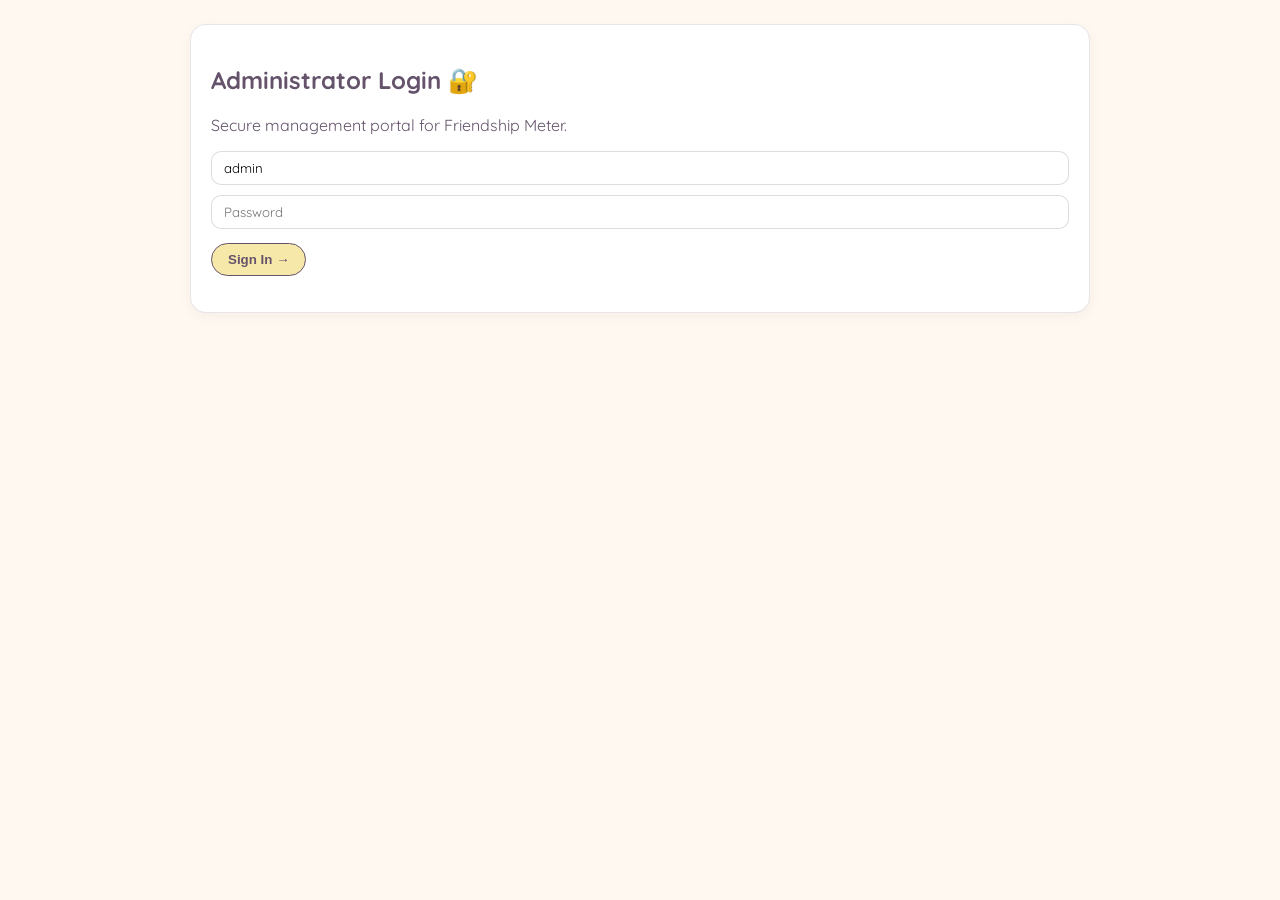
<file: admin.html>
<!DOCTYPE html>
<html lang="en">
<head>
  <meta charset="UTF-8">
  <title>Friendship Meter - Administrator Dashboard</title>
  <meta name="viewport" content="width=device-width, initial-scale=1.0">
  <link rel="preconnect" href="https://fonts.googleapis.com">
  <link href="https://fonts.googleapis.com/css2?family=Quicksand:wght@500;600;700&display=swap" rel="stylesheet">
  <style>
    :root {
      --bg: #FFF8F0;
      --card: #FFFFFF;
      --plum: #65536B;
      --pink: #F6DCE5;
      --yellow: #F6E8A8;
      --lavender: #DCD5F7;
    }
    body {
      font-family: 'Quicksand', sans-serif;
      background-color: var(--bg);
      color: var(--plum);
      margin: 0;
      padding: 24px;
    }
    .container {
      max-width: 900px;
      margin: 0 auto;
    }
    header {
      display: flex;
      justify-content: space-between;
      align-items: center;
      margin-bottom: 24px;
      padding-bottom: 12px;
      border-bottom: 2px solid rgba(101,83,107,0.15);
    }
    h1 { margin: 0; font-size: 24px; }
    .card {
      background: var(--card);
      border-radius: 16px;
      padding: 20px;
      border: 1.5px solid rgba(101,83,107,0.15);
      box-shadow: 0 4px 12px rgba(101,83,107,0.06);
      margin-bottom: 20px;
    }
    table {
      width: 100%;
      border-collapse: collapse;
      font-size: 14px;
    }
    th, td {
      padding: 10px 12px;
      text-align: left;
      border-bottom: 1px solid rgba(101,83,107,0.1);
    }
    th {
      background: var(--lavender);
      color: var(--plum);
      font-weight: 700;
    }
    .badge {
      display: inline-block;
      padding: 4px 8px;
      border-radius: 12px;
      background: var(--yellow);
      font-weight: 700;
      font-size: 12px;
    }
    .btn {
      padding: 8px 16px;
      border-radius: 20px;
      border: 1.5px solid var(--plum);
      background: var(--yellow);
      font-weight: 700;
      cursor: pointer;
      color: var(--plum);
    }
    .btn-secondary { background: var(--pink); }
    input {
      padding: 8px 12px;
      border-radius: 10px;
      border: 1.5px solid rgba(101,83,107,0.2);
      margin-right: 8px;
      font-family: inherit;
    }
    #login-box { max-width: 380px; margin: 60px auto; }
  </style>
</head>
<body>
  <div class="container">
    <div id="login-section" class="card" style="display: block;">
      <h2>Administrator Login 🔐</h2>
      <p>Secure management portal for Friendship Meter.</p>
      <div style="margin: 16px 0;">
        <input type="text" id="admin-user" placeholder="Username" value="admin" style="width: 100%; box-sizing: border-box; margin-bottom: 10px;">
        <input type="password" id="admin-pass" placeholder="Password" style="width: 100%; box-sizing: border-box; margin-bottom: 14px;">
        <button class="btn" onclick="login()">Sign In →</button>
      </div>
      <div id="login-error" style="color: #b00; font-size: 13px; font-weight: 600;"></div>
    </div>

    <div id="dashboard-section" style="display: none;">
      <header>
        <div>
          <h1>Friendship Meter — Admin Dashboard</h1>
          <span style="font-size: 13px; color: #888;">Logged in as: <strong id="logged-user">admin</strong></span>
        </div>
        <div>
          <button class="btn btn-secondary" onclick="refreshData()">Refresh</button>
          <button class="btn" onclick="logout()">Sign Out</button>
        </div>
      </header>

      <div class="card">
        <h3>Recent Game Sessions & Consented Location Submissions</h3>
        <div style="overflow-x: auto;">
          <table>
            <thead>
              <tr>
                <th>Session ID</th>
                <th>Player Alias</th>
                <th>Quiz Score</th>
                <th>Distance</th>
                <th>Final Score</th>
                <th>Result Band</th>
                <th>Consented GPS</th>
                <th>Date</th>
              </tr>
            </thead>
            <tbody id="sessions-tbody">
              <tr><td colspan="8">Loading sessions...</td></tr>
            </tbody>
          </table>
        </div>
      </div>
    </div>
  </div>

  <script>
    let token = localStorage.getItem('fm_admin_token') || '';
    if (token) showDashboard();

    async function login() {
      const u = document.getElementById('admin-user').value.trim();
      const p = document.getElementById('admin-pass').value.trim();
      const err = document.getElementById('login-error');
      err.textContent = '';
      try {
        const res = await fetch('/api/admin/login', {
          method: 'POST',
          headers: {'Content-Type': 'application/json'},
          body: JSON.stringify({username: u, password: p})
        });
        const data = await res.json();
        if (res.ok && data.token) {
          token = data.token;
          localStorage.setItem('fm_admin_token', token);
          showDashboard();
        } else {
          err.textContent = data.error || 'Authentication failed.';
        }
      } catch (e) {
        err.textContent = 'Server connection error.';
      }
    }

    function logout() {
      if (token) {
        fetch('/api/admin/logout', {
          method: 'POST',
          headers: {'Content-Type': 'application/json'},
          body: JSON.stringify({token})
        });
      }
      token = '';
      localStorage.removeItem('fm_admin_token');
      document.getElementById('login-section').style.display = 'block';
      document.getElementById('dashboard-section').style.display = 'none';
    }

    function showDashboard() {
      document.getElementById('login-section').style.display = 'none';
      document.getElementById('dashboard-section').style.display = 'block';
      refreshData();
    }

    async function refreshData() {
      const tbody = document.getElementById('sessions-tbody');
      tbody.innerHTML = '<tr><td colspan="8">Refreshing...</td></tr>';
      try {
        const res = await fetch('/api/admin/sessions', {
          headers: {'Authorization': 'Bearer ' + token}
        });
        if (res.status === 401) { logout(); return; }
        const data = await res.json();
        const sessions = data.sessions || [];
        if (sessions.length === 0) {
          tbody.innerHTML = '<tr><td colspan="8" style="text-align: center; color: #888;">No sessions recorded yet. Play the game to record entries!</td></tr>';
          return;
        }
        tbody.innerHTML = sessions.map(s => {
          let gpsText = 'None';
          if (s.last_lat && s.last_lon) {
            gpsText = Number(s.last_lat).toFixed(4) + '°, ' + Number(s.last_lon).toFixed(4) + '° (±' + Math.round(s.last_accuracy || 20) + 'm)';
          }
          return `
            <tr>
              <td><code>${(s.session_id || '').substring(0,8)}</code></td>
              <td><strong>${escapeHtml(s.player_alias || 'Friend')}</strong></td>
              <td>${s.quiz_score !== null && s.quiz_score !== undefined ? s.quiz_score : '-'}</td>
              <td>${s.distance_km ? Number(s.distance_km).toFixed(1) + ' km' : '-'}</td>
              <td><span class="badge">${s.final_score !== null && s.final_score !== undefined ? s.final_score : '-'}</span></td>
              <td>${escapeHtml(s.result_band || '-')}</td>
              <td>${gpsText}</td>
              <td style="font-size: 12px; color: #666;">${s.created_at ? s.created_at.substring(0,16).replace('T', ' ') : '-'}</td>
            </tr>
          `;
        }).join('');
      } catch (e) {
        tbody.innerHTML = '<tr><td colspan="8" style="color: red;">Error fetching data.</td></tr>';
      }
    }

    function escapeHtml(str) {
      if (!str) return '';
      return String(str).replace(/&/g, '&amp;').replace(/</g, '&lt;').replace(/>/g, '&gt;');
    }
  </script>
</body>
</html>
</file>
